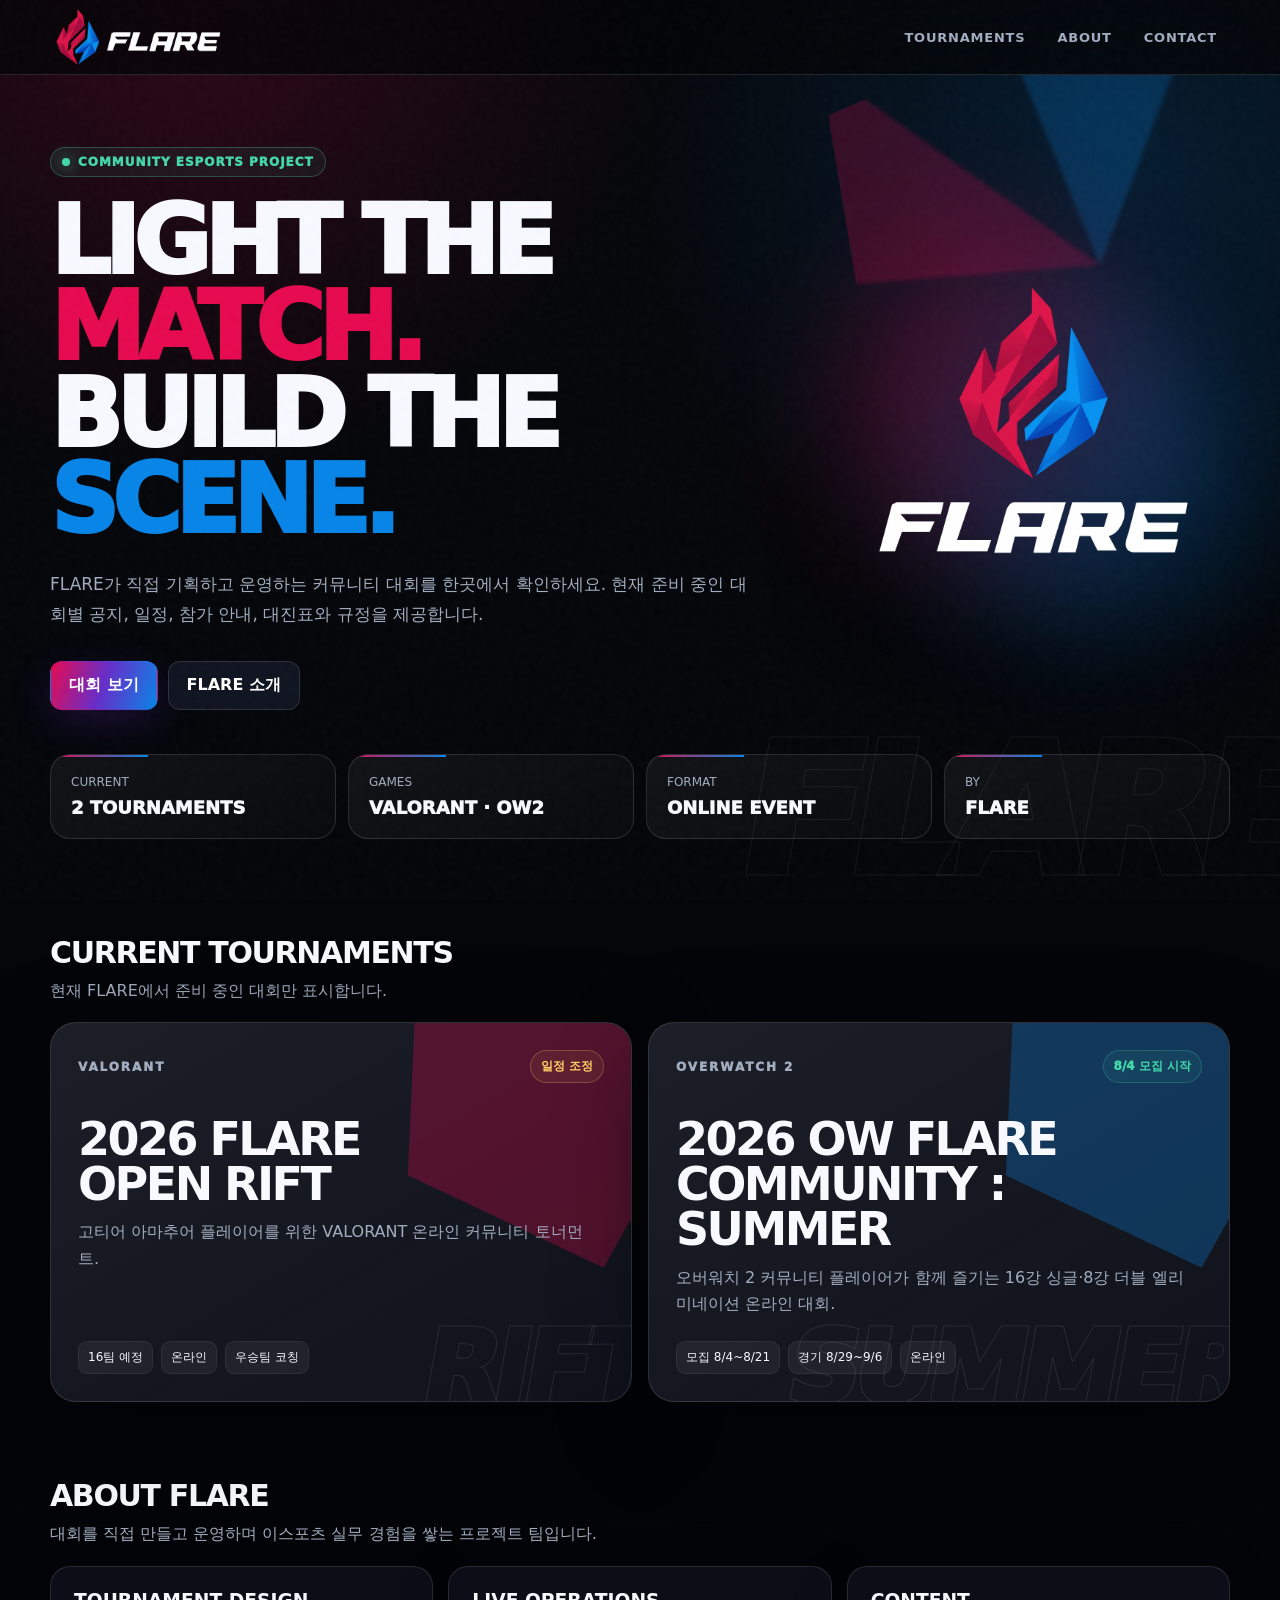
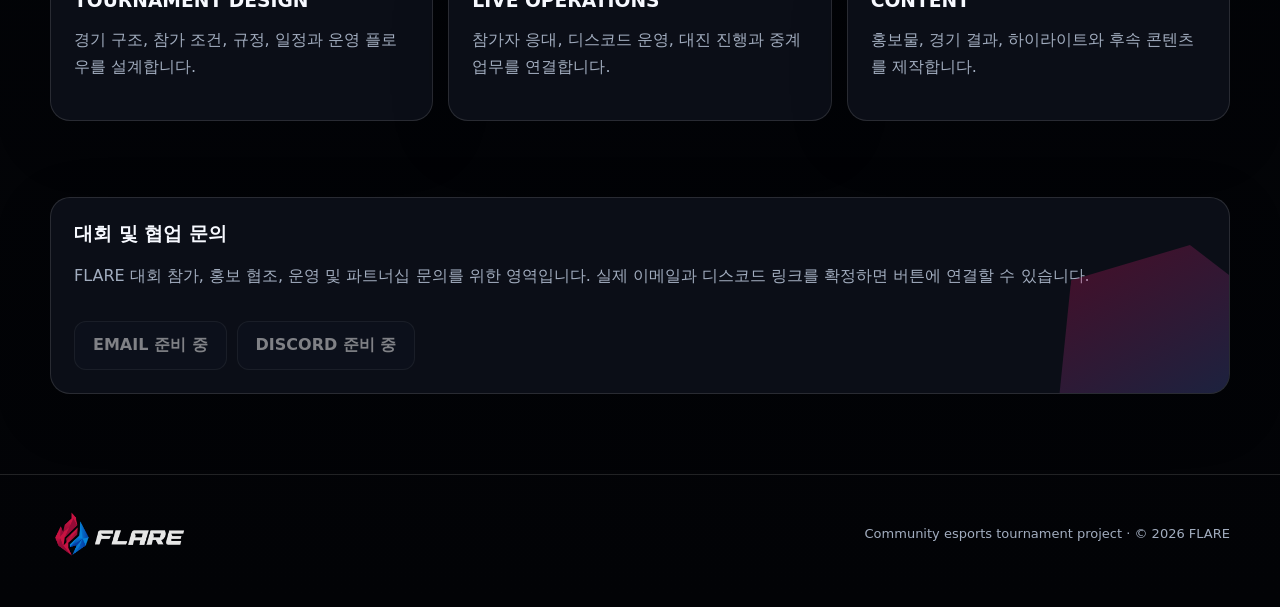
<file: index.html>
<!doctype html>
<html lang="ko">
<head>
  <meta charset="utf-8">
  <meta name="viewport" content="width=device-width, initial-scale=1">
  <meta name="description" content="FLARE 공식 대회 허브">
  <title>FLARE | Tournament Hub</title>
  <link rel="icon" href="assets/flare-logo-square.png">
  <link rel="stylesheet" href="assets/styles.css">
</head>
<body>

<header class="site-header">
  <div class="container header-inner">
    <a href="index.html" aria-label="FLARE 홈">
      <img class="brand-logo" src="assets/flare-logo-horizontal.png" alt="FLARE">
    </a>
    <button class="menu" data-menu aria-expanded="false" aria-label="메뉴 열기">MENU</button>
    <nav class="nav" data-nav aria-label="주요 메뉴">
      <a href="index.html#tournaments">TOURNAMENTS</a>
      <a href="index.html#about">ABOUT</a>
      <a href="index.html#contact">CONTACT</a>
    </nav>
  </div>
</header>

<section class="hero" data-word="FLARE">
  <div class="container hero-layout">
    <div class="hero-copy-block">
      <div class="eyebrow"><span class="dot"></span> COMMUNITY ESPORTS PROJECT</div>
      <h1>LIGHT THE <span class="pink">MATCH.</span><br>BUILD THE <span class="blue">SCENE.</span></h1>
      <p class="hero-copy">
        FLARE가 직접 기획하고 운영하는 커뮤니티 대회를 한곳에서 확인하세요.
        현재 준비 중인 대회별 공지, 일정, 참가 안내, 대진표와 규정을 제공합니다.
      </p>
      <div class="actions">
        <a class="btn primary" href="#tournaments">대회 보기</a>
        <a class="btn" href="#about">FLARE 소개</a>
      </div>
    </div>
    <div class="hero-logo-wrap">
      <img class="hero-logo" src="assets/flare-logo-square.png" alt="FLARE 로고">
    </div>
  </div>
  <div class="container">
    <div class="summary-grid">
      <div class="summary"><div class="label">CURRENT</div><div class="value">2 TOURNAMENTS</div></div>
      <div class="summary"><div class="label">GAMES</div><div class="value">VALORANT · OW2</div></div>
      <div class="summary"><div class="label">FORMAT</div><div class="value">ONLINE EVENT</div></div>
      <div class="summary"><div class="label">BY</div><div class="value">FLARE</div></div>
    </div>
  </div>
</section>

<main>
  <section class="section" id="tournaments">
    <div class="container">
      <div class="section-head">
        <div>
          <h2>CURRENT TOURNAMENTS</h2>
          <p>현재 FLARE에서 준비 중인 대회만 표시합니다.</p>
        </div>
      </div>

      <div class="tournament-grid">
        <a class="tournament" data-code="RIFT" href="tournaments/open-rift/index.html">
          <div>
            <div class="topline">
              <span class="game">VALORANT</span>
              <span class="pill delay">일정 조정</span>
            </div>
            <h3>2026 FLARE<br>OPEN RIFT</h3>
            <p>고티어 아마추어 플레이어를 위한 VALORANT 온라인 커뮤니티 토너먼트.</p>
          </div>
          <div class="chips">
            <span class="chip">16팀 예정</span>
            <span class="chip">온라인</span>
            <span class="chip">우승팀 코칭</span>
          </div>
        </a>

        <a class="tournament blue-card" data-code="SUMMER" href="tournaments/ow-summer/index.html">
          <div>
            <div class="topline">
              <span class="game">OVERWATCH 2</span>
              <span class="pill live">8/4 모집 시작</span>
            </div>
            <h3>2026 OW FLARE<br>COMMUNITY : SUMMER</h3>
            <p>오버워치 2 커뮤니티 플레이어가 함께 즐기는 16강 싱글·8강 더블 엘리미네이션 온라인 대회.</p>
          </div>
          <div class="chips">
            <span class="chip">모집 8/4~8/21</span>
            <span class="chip">경기 8/29~9/6</span>
            <span class="chip">온라인</span>
          </div>
        </a>
      </div>
    </div>
  </section>

  <section class="section" id="about">
    <div class="container">
      <div class="section-head">
        <div>
          <h2>ABOUT FLARE</h2>
          <p>대회를 직접 만들고 운영하며 이스포츠 실무 경험을 쌓는 프로젝트 팀입니다.</p>
        </div>
      </div>
      <div class="grid3">
        <article class="card"><h3>TOURNAMENT DESIGN</h3><p class="muted">경기 구조, 참가 조건, 규정, 일정과 운영 플로우를 설계합니다.</p></article>
        <article class="card"><h3>LIVE OPERATIONS</h3><p class="muted">참가자 응대, 디스코드 운영, 대진 진행과 중계 업무를 연결합니다.</p></article>
        <article class="card"><h3>CONTENT</h3><p class="muted">홍보물, 경기 결과, 하이라이트와 후속 콘텐츠를 제작합니다.</p></article>
      </div>
    </div>
  </section>

  <section class="section" id="contact">
    <div class="container">
      <div class="card contact-card">
        <h3>대회 및 협업 문의</h3>
        <p class="muted">
          FLARE 대회 참가, 홍보 협조, 운영 및 파트너십 문의를 위한 영역입니다.
          실제 이메일과 디스코드 링크를 확정하면 버튼에 연결할 수 있습니다.
        </p>
        <div class="actions">
          <a class="btn disabled" href="#">EMAIL 준비 중</a>
          <a class="btn disabled" href="#">DISCORD 준비 중</a>
        </div>
      </div>
    </div>
  </section>
</main>

<footer class="footer">
  <div class="container footer-inner">
    <img class="footer-logo" src="assets/flare-logo-horizontal.png" alt="FLARE">
    <div>Community esports tournament project · © 2026 FLARE</div>
  </div>
</footer>

<script src="assets/app.js"></script>
</body>
</html>
</file>
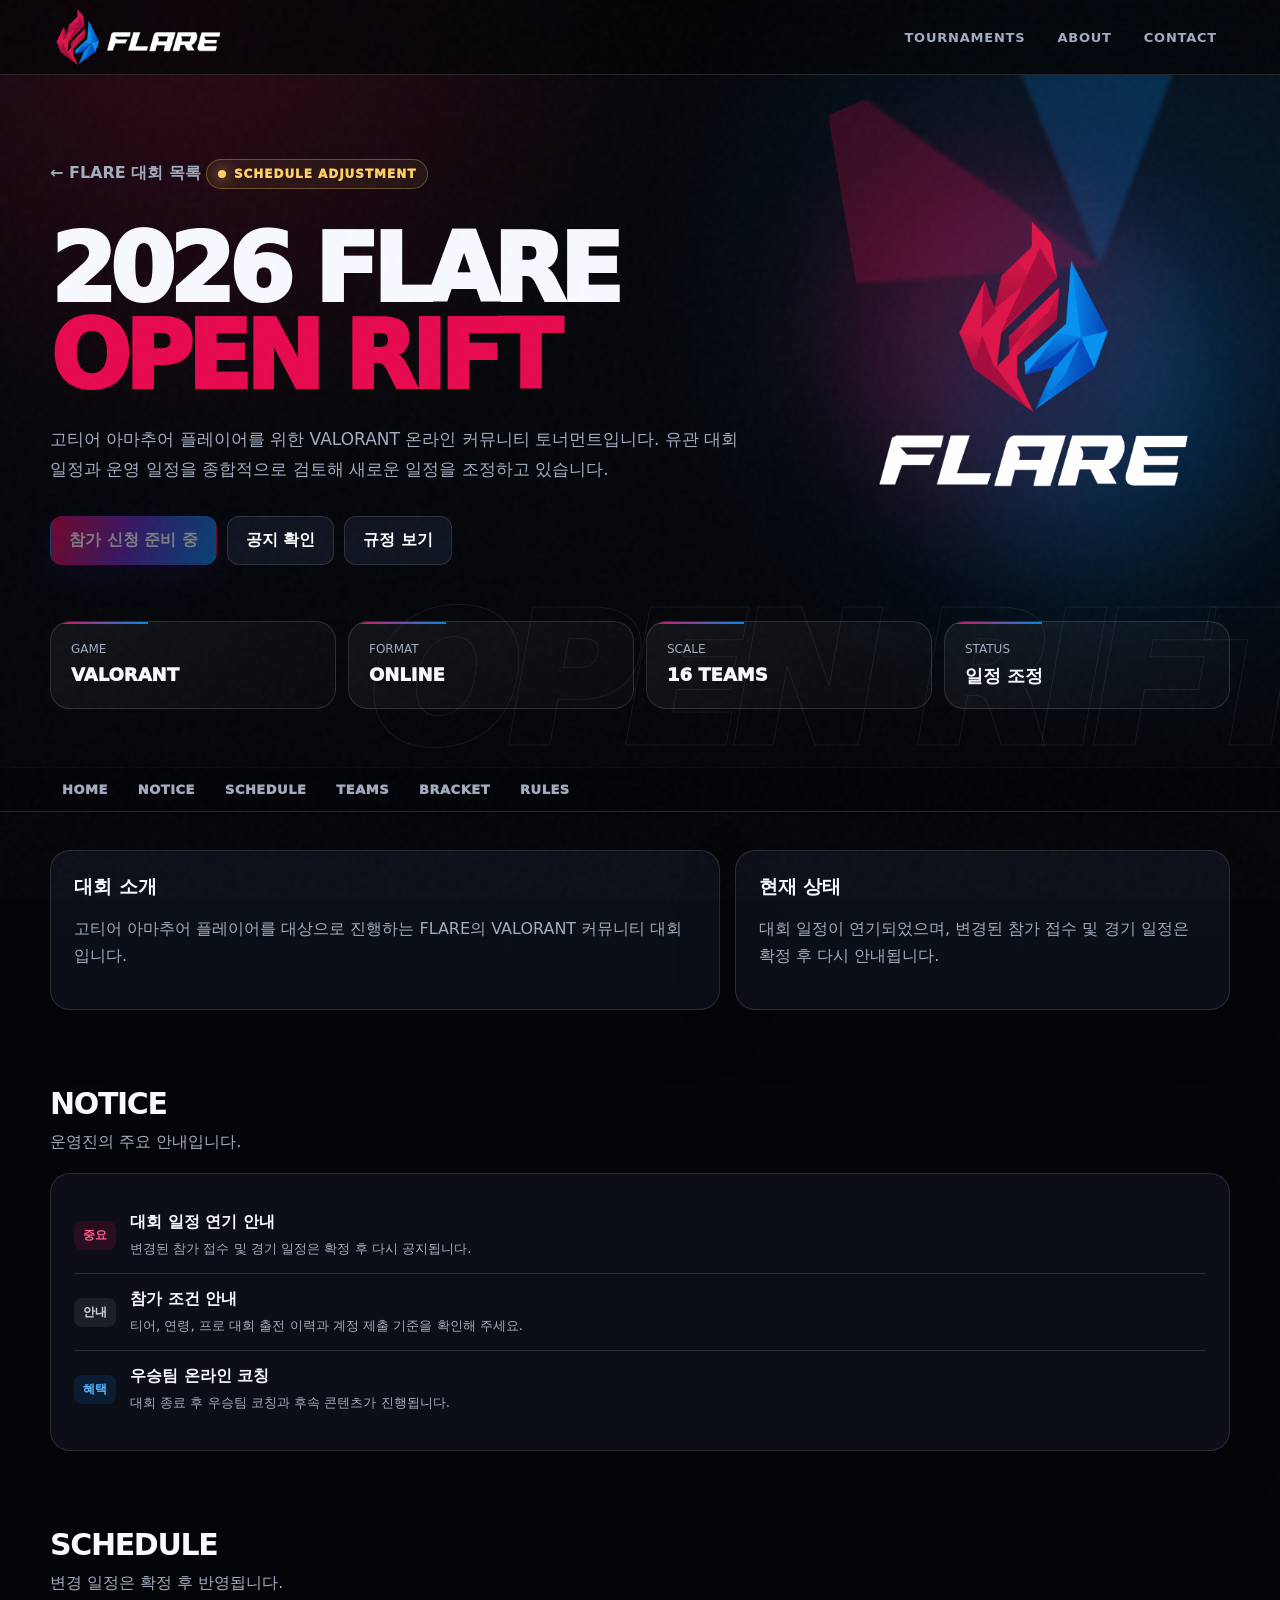
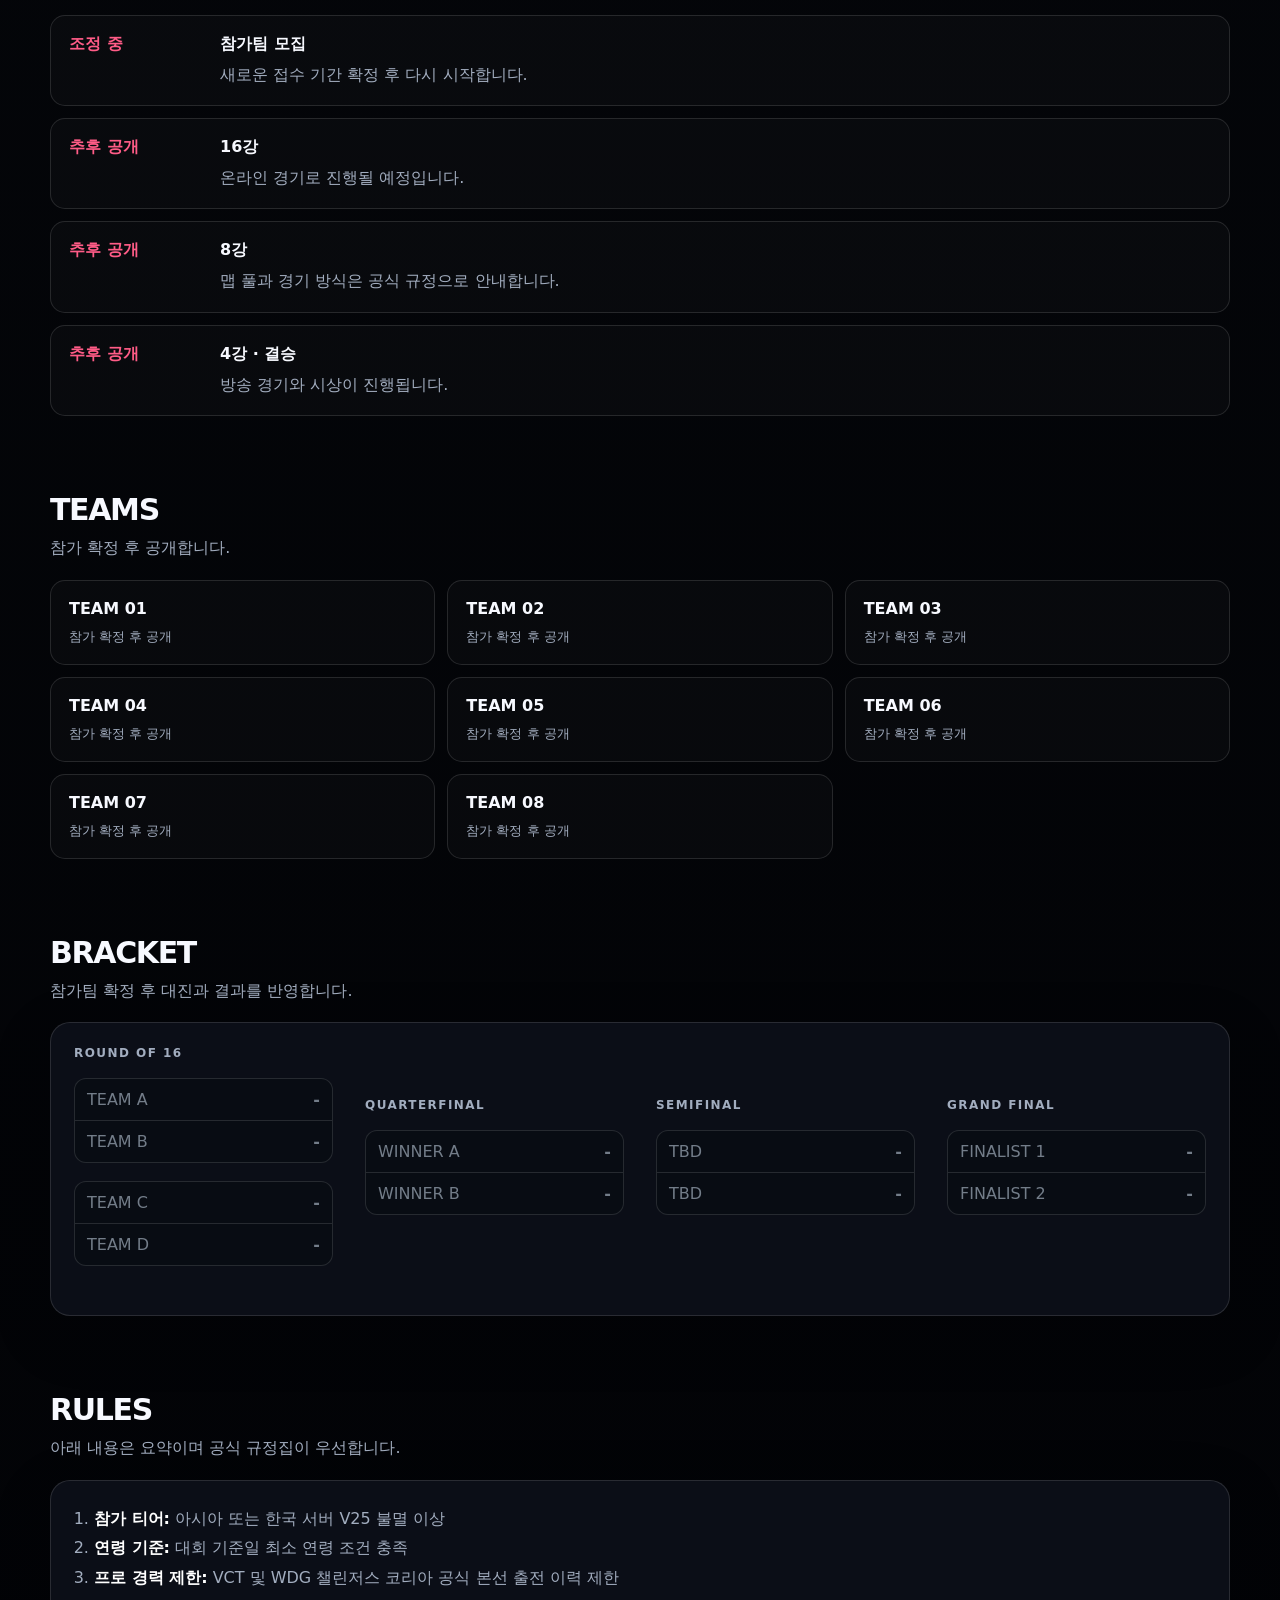
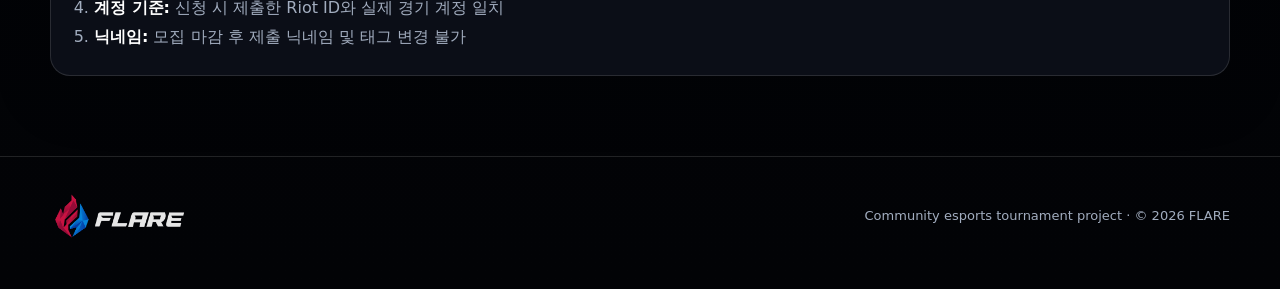
<file: tournaments/open-rift/index.html>
<!doctype html>
<html lang="ko">
<head>
  <meta charset="utf-8">
  <meta name="viewport" content="width=device-width, initial-scale=1">
  <meta name="description" content="2026 FLARE OPEN RIFT 공식 대회 페이지">
  <title>2026 FLARE OPEN RIFT | FLARE</title>
  <link rel="icon" href="../../assets/flare-logo-square.png">
  <link rel="stylesheet" href="../../assets/styles.css">
</head>
<body>

<header class="site-header">
  <div class="container header-inner">
    <a href="../../index.html" aria-label="FLARE 홈">
      <img class="brand-logo" src="../../assets/flare-logo-horizontal.png" alt="FLARE">
    </a>
    <button class="menu" data-menu aria-expanded="false" aria-label="메뉴 열기">MENU</button>
    <nav class="nav" data-nav aria-label="주요 메뉴">
      <a href="../../index.html#tournaments">TOURNAMENTS</a>
      <a href="../../index.html#about">ABOUT</a>
      <a href="../../index.html#contact">CONTACT</a>
    </nav>
  </div>
</header>

<section class="hero" data-word="OPEN RIFT">
  <div class="container hero-layout">
    <div class="hero-copy-block">
      <a class="back" href="../../index.html#tournaments">← FLARE 대회 목록</a>
      <div class="eyebrow warning"><span class="dot"></span> SCHEDULE ADJUSTMENT</div>
      <h1>2026 FLARE<br><span class="pink">OPEN RIFT</span></h1>
      <p class="hero-copy">
        고티어 아마추어 플레이어를 위한 VALORANT 온라인 커뮤니티 토너먼트입니다.
        유관 대회 일정과 운영 일정을 종합적으로 검토해 새로운 일정을 조정하고 있습니다.
      </p>
      <div class="actions">
        <a class="btn primary disabled" href="#">참가 신청 준비 중</a>
        <a class="btn" href="#notice">공지 확인</a>
        <a class="btn" href="#rules">규정 보기</a>
      </div>
    </div>
    <div class="hero-logo-wrap">
      <img class="hero-logo" src="../../assets/flare-logo-square.png" alt="FLARE 로고">
    </div>
  </div>
  <div class="container">
    <div class="summary-grid">
      <div class="summary"><div class="label">GAME</div><div class="value">VALORANT</div></div>
      <div class="summary"><div class="label">FORMAT</div><div class="value">ONLINE</div></div>
      <div class="summary"><div class="label">SCALE</div><div class="value">16 TEAMS</div></div>
      <div class="summary"><div class="label">STATUS</div><div class="value">일정 조정</div></div>
    </div>
  </div>
</section>

<nav class="detail-nav">
  <div class="container">
    <a href="#overview">HOME</a>
    <a href="#notice">NOTICE</a>
    <a href="#schedule">SCHEDULE</a>
    <a href="#teams">TEAMS</a>
    <a href="#bracket">BRACKET</a>
    <a href="#rules">RULES</a>
  </div>
</nav>

<main>
  <section class="section" id="overview">
    <div class="container grid2">
      <div class="card"><h3>대회 소개</h3><p class="muted">고티어 아마추어 플레이어를 대상으로 진행하는 FLARE의 VALORANT 커뮤니티 대회입니다.</p></div>
      <div class="card"><h3>현재 상태</h3><p class="muted">대회 일정이 연기되었으며, 변경된 참가 접수 및 경기 일정은 확정 후 다시 안내됩니다.</p></div>
    </div>
  </section>

  <section class="section" id="notice">
    <div class="container">
      <div class="section-head"><div><h2>NOTICE</h2><p>운영진의 주요 안내입니다.</p></div></div>
      <div class="card">
        <div class="notice"><span class="badge">중요</span><div><strong>대회 일정 연기 안내</strong><small>변경된 참가 접수 및 경기 일정은 확정 후 다시 공지됩니다.</small></div></div>
        <div class="notice"><span class="badge gray">안내</span><div><strong>참가 조건 안내</strong><small>티어, 연령, 프로 대회 출전 이력과 계정 제출 기준을 확인해 주세요.</small></div></div>
        <div class="notice"><span class="badge blue">혜택</span><div><strong>우승팀 온라인 코칭</strong><small>대회 종료 후 우승팀 코칭과 후속 콘텐츠가 진행됩니다.</small></div></div>
      </div>
    </div>
  </section>

  <section class="section" id="schedule">
    <div class="container">
      <div class="section-head"><div><h2>SCHEDULE</h2><p>변경 일정은 확정 후 반영됩니다.</p></div></div>
      <div class="timeline">
        <div class="timeline-item"><div class="timeline-date">조정 중</div><div><h4>참가팀 모집</h4><p>새로운 접수 기간 확정 후 다시 시작합니다.</p></div></div>
        <div class="timeline-item"><div class="timeline-date">추후 공개</div><div><h4>16강</h4><p>온라인 경기로 진행될 예정입니다.</p></div></div>
        <div class="timeline-item"><div class="timeline-date">추후 공개</div><div><h4>8강</h4><p>맵 풀과 경기 방식은 공식 규정으로 안내합니다.</p></div></div>
        <div class="timeline-item"><div class="timeline-date">추후 공개</div><div><h4>4강 · 결승</h4><p>방송 경기와 시상이 진행됩니다.</p></div></div>
      </div>
    </div>
  </section>

  <section class="section" id="teams">
    <div class="container">
      <div class="section-head"><div><h2>TEAMS</h2><p>참가 확정 후 공개합니다.</p></div></div>
      <div class="team-grid"><div class="team-card"><strong>TEAM 01</strong><span>참가 확정 후 공개</span></div><div class="team-card"><strong>TEAM 02</strong><span>참가 확정 후 공개</span></div><div class="team-card"><strong>TEAM 03</strong><span>참가 확정 후 공개</span></div><div class="team-card"><strong>TEAM 04</strong><span>참가 확정 후 공개</span></div><div class="team-card"><strong>TEAM 05</strong><span>참가 확정 후 공개</span></div><div class="team-card"><strong>TEAM 06</strong><span>참가 확정 후 공개</span></div><div class="team-card"><strong>TEAM 07</strong><span>참가 확정 후 공개</span></div><div class="team-card"><strong>TEAM 08</strong><span>참가 확정 후 공개</span></div></div>
    </div>
  </section>

  <section class="section" id="bracket">
    <div class="container">
      <div class="section-head"><div><h2>BRACKET</h2><p>참가팀 확정 후 대진과 결과를 반영합니다.</p></div></div>
      
<div class="card bracket-wrap">
  <div class="bracket">
    <div class="round">
      <h3>ROUND OF 16</h3>
      <div class="match"><div class="match-row">TEAM A <b>-</b></div><div class="match-row">TEAM B <b>-</b></div></div>
      <div class="match"><div class="match-row">TEAM C <b>-</b></div><div class="match-row">TEAM D <b>-</b></div></div>
    </div>
    <div class="round">
      <h3>QUARTERFINAL</h3>
      <div class="match"><div class="match-row">WINNER A <b>-</b></div><div class="match-row">WINNER B <b>-</b></div></div>
    </div>
    <div class="round">
      <h3>SEMIFINAL</h3>
      <div class="match"><div class="match-row">TBD <b>-</b></div><div class="match-row">TBD <b>-</b></div></div>
    </div>
    <div class="round">
      <h3>GRAND FINAL</h3>
      <div class="match"><div class="match-row">FINALIST 1 <b>-</b></div><div class="match-row">FINALIST 2 <b>-</b></div></div>
    </div>
  </div>
</div>

    </div>
  </section>

  <section class="section" id="rules">
    <div class="container">
      <div class="section-head"><div><h2>RULES</h2><p>아래 내용은 요약이며 공식 규정집이 우선합니다.</p></div></div>
      <div class="card">
        <ol class="rule-list">
          <li><strong>참가 티어:</strong> 아시아 또는 한국 서버 V25 불멸 이상</li>
          <li><strong>연령 기준:</strong> 대회 기준일 최소 연령 조건 충족</li>
          <li><strong>프로 경력 제한:</strong> VCT 및 WDG 챌린저스 코리아 공식 본선 출전 이력 제한</li>
          <li><strong>계정 기준:</strong> 신청 시 제출한 Riot ID와 실제 경기 계정 일치</li>
          <li><strong>닉네임:</strong> 모집 마감 후 제출 닉네임 및 태그 변경 불가</li>
        </ol>
      </div>
    </div>
  </section>
</main>

<footer class="footer">
  <div class="container footer-inner">
    <img class="footer-logo" src="../../assets/flare-logo-horizontal.png" alt="FLARE">
    <div>Community esports tournament project · © 2026 FLARE</div>
  </div>
</footer>

<script src="../../assets/app.js"></script>
</body>
</html>
</file>
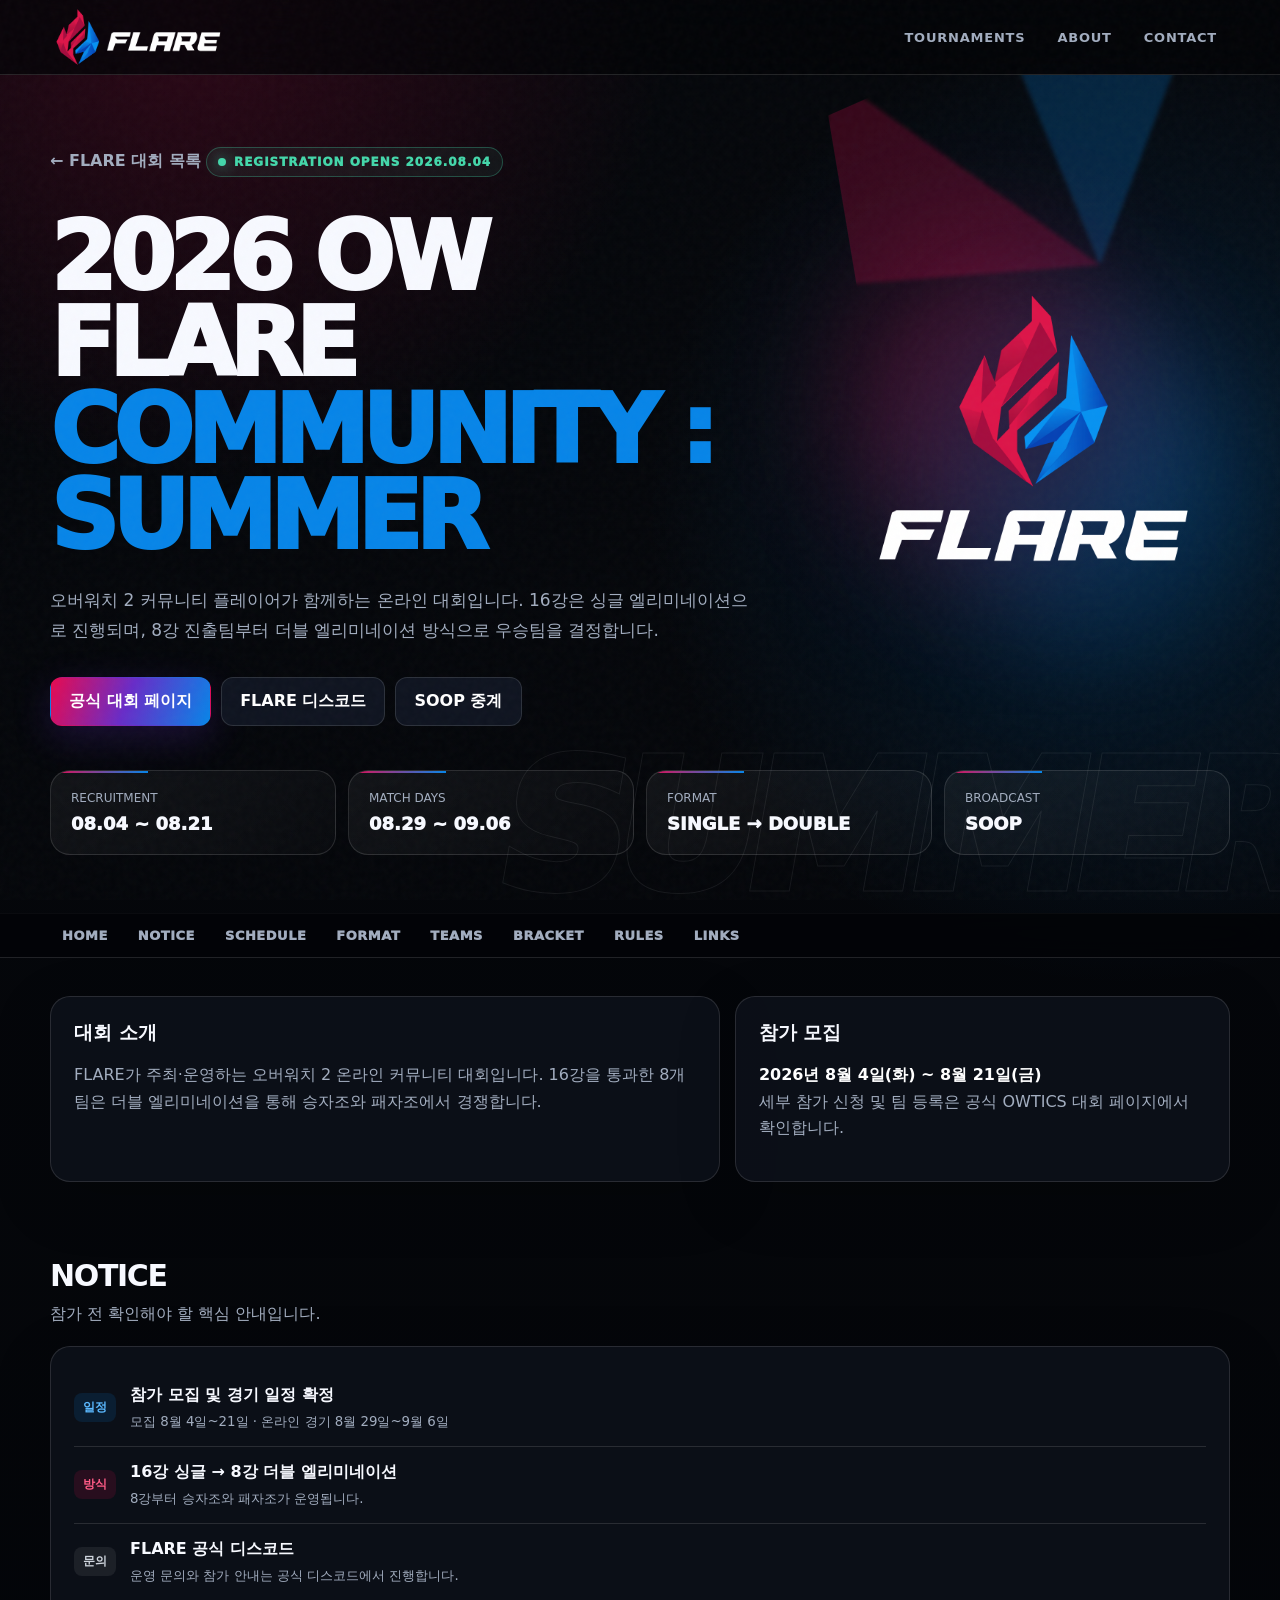
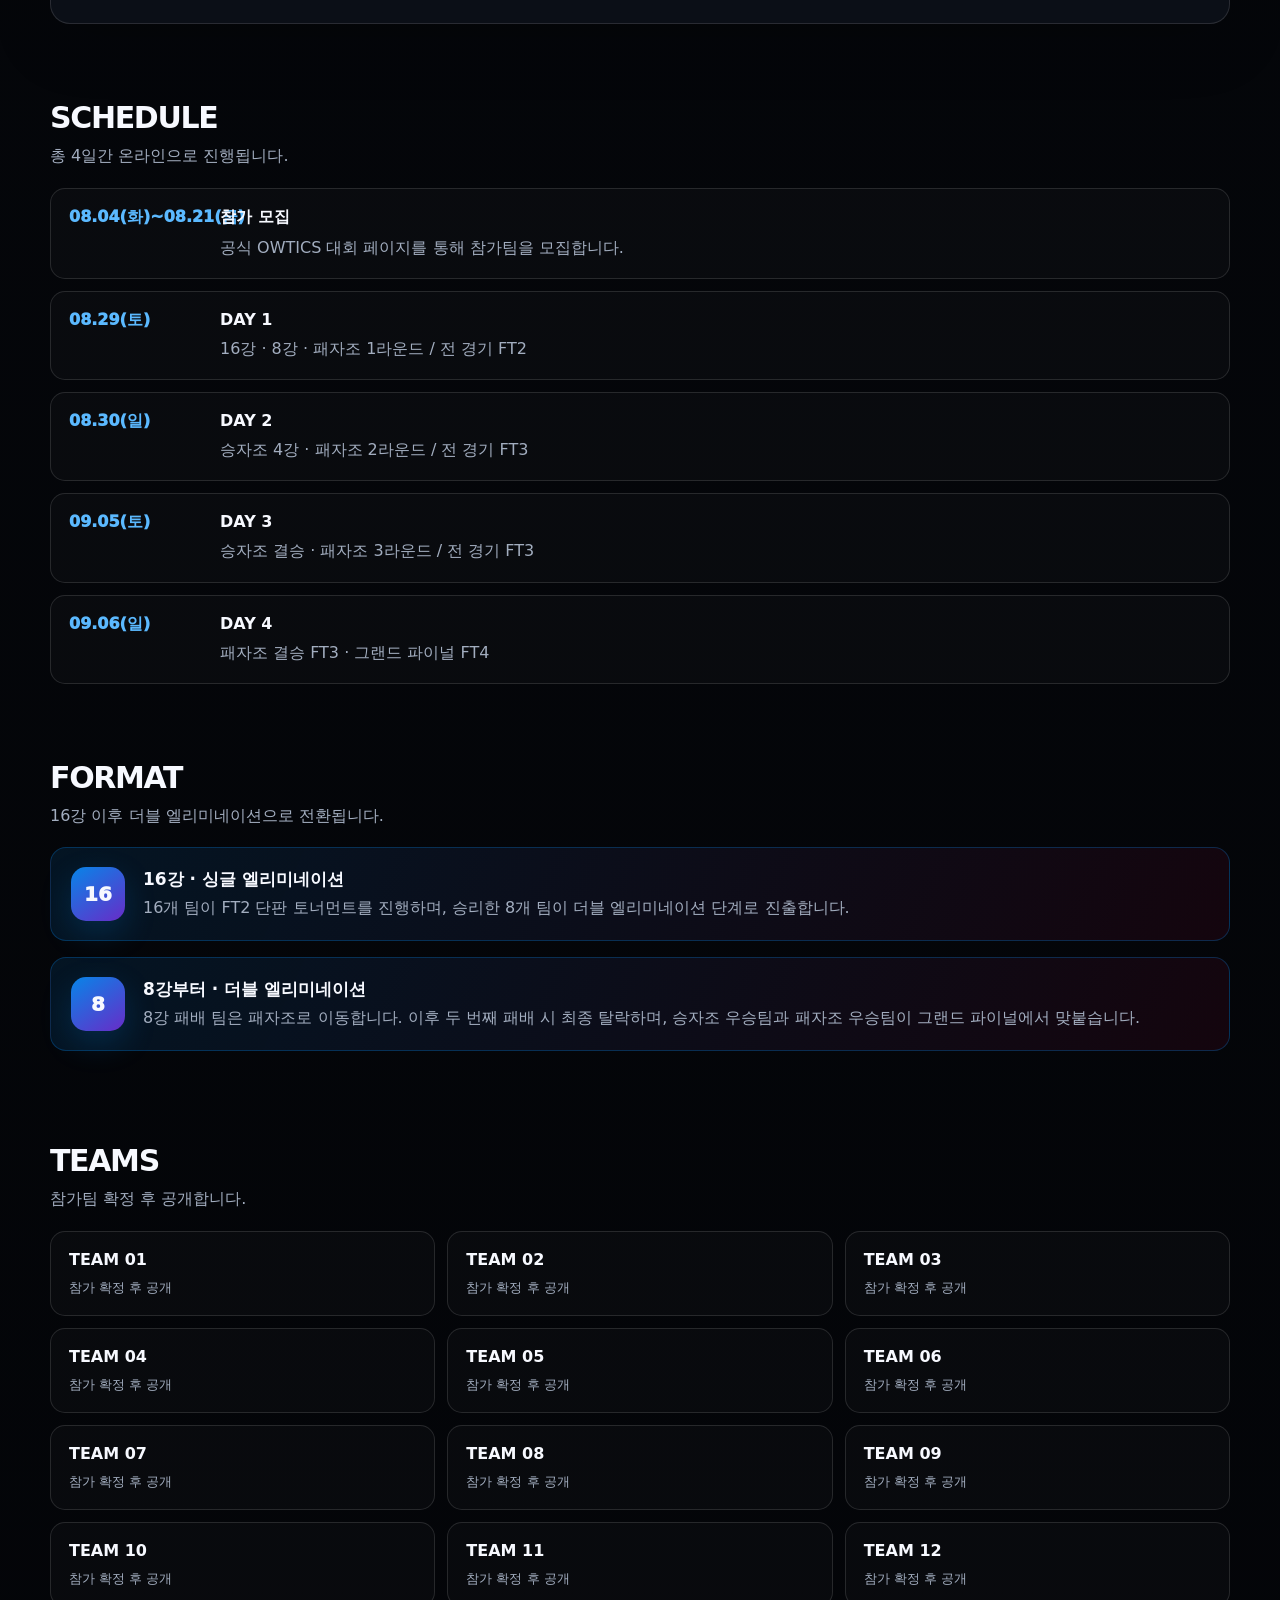
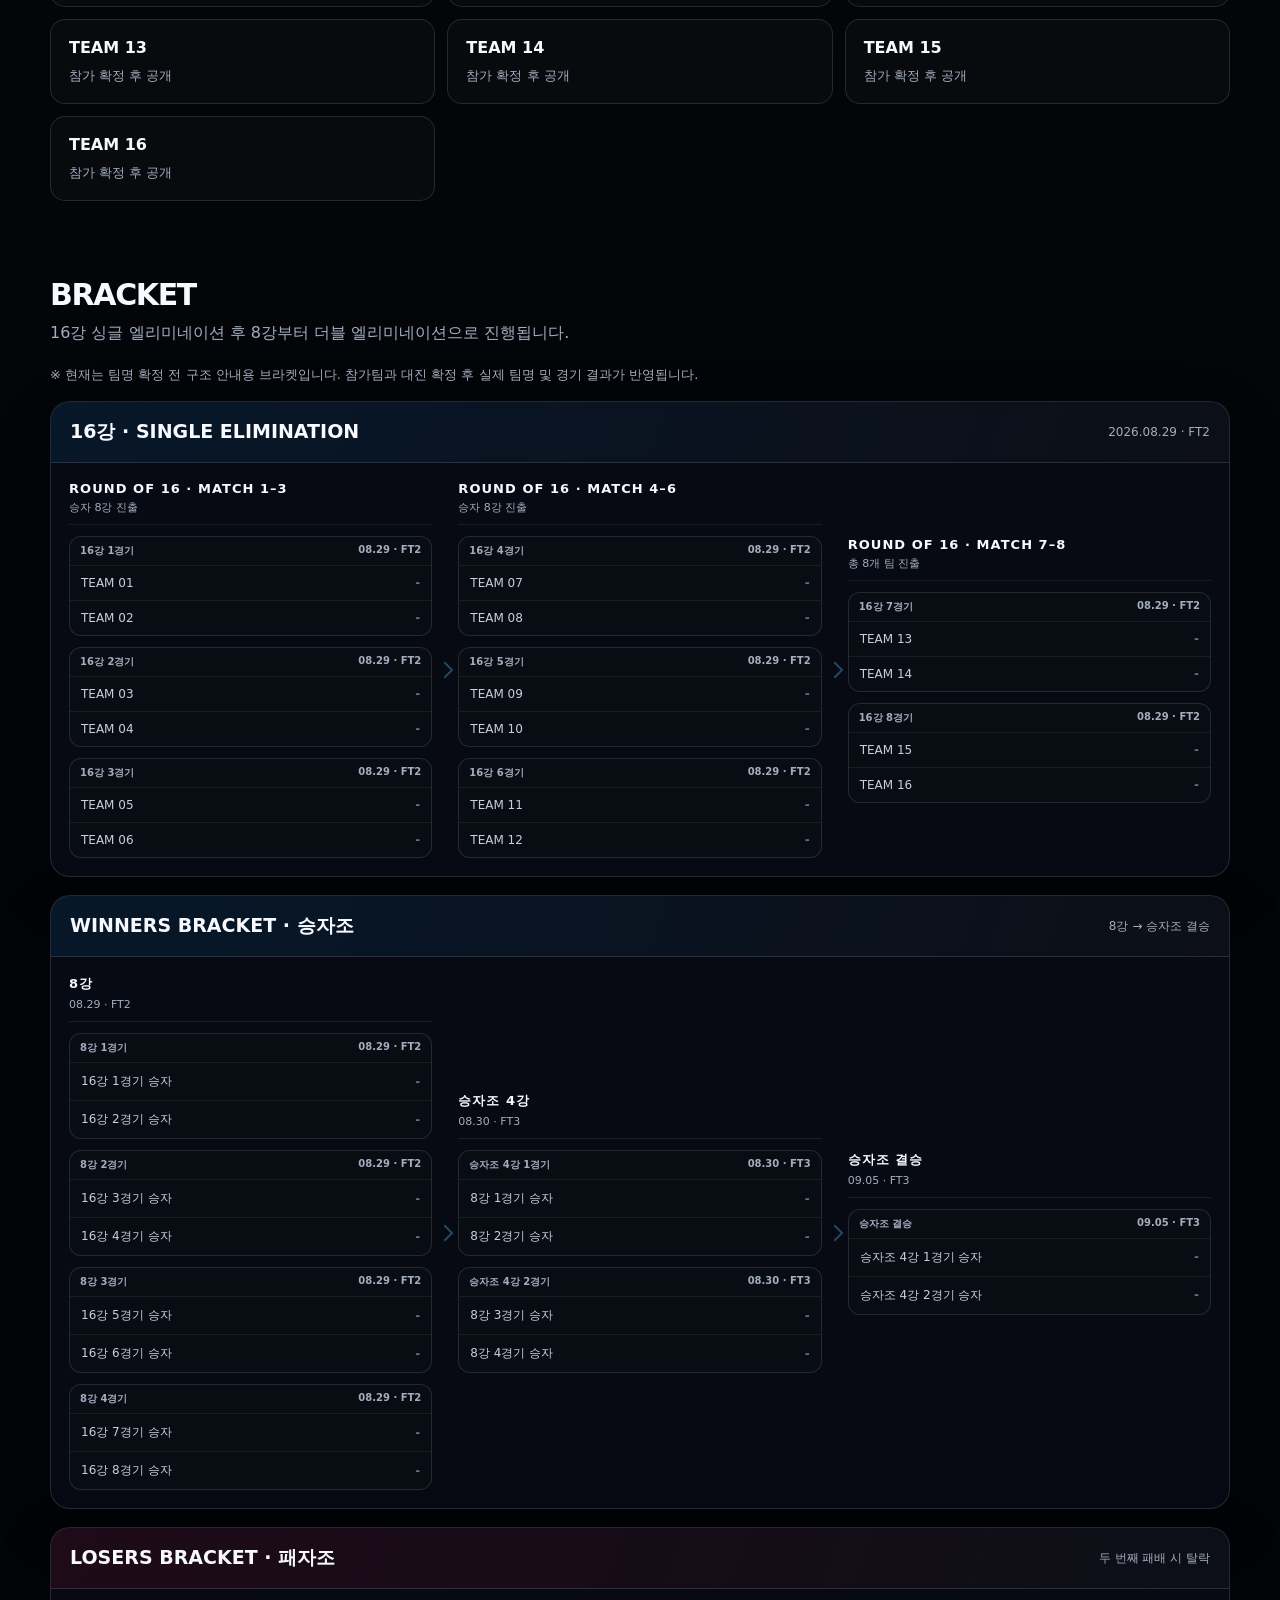
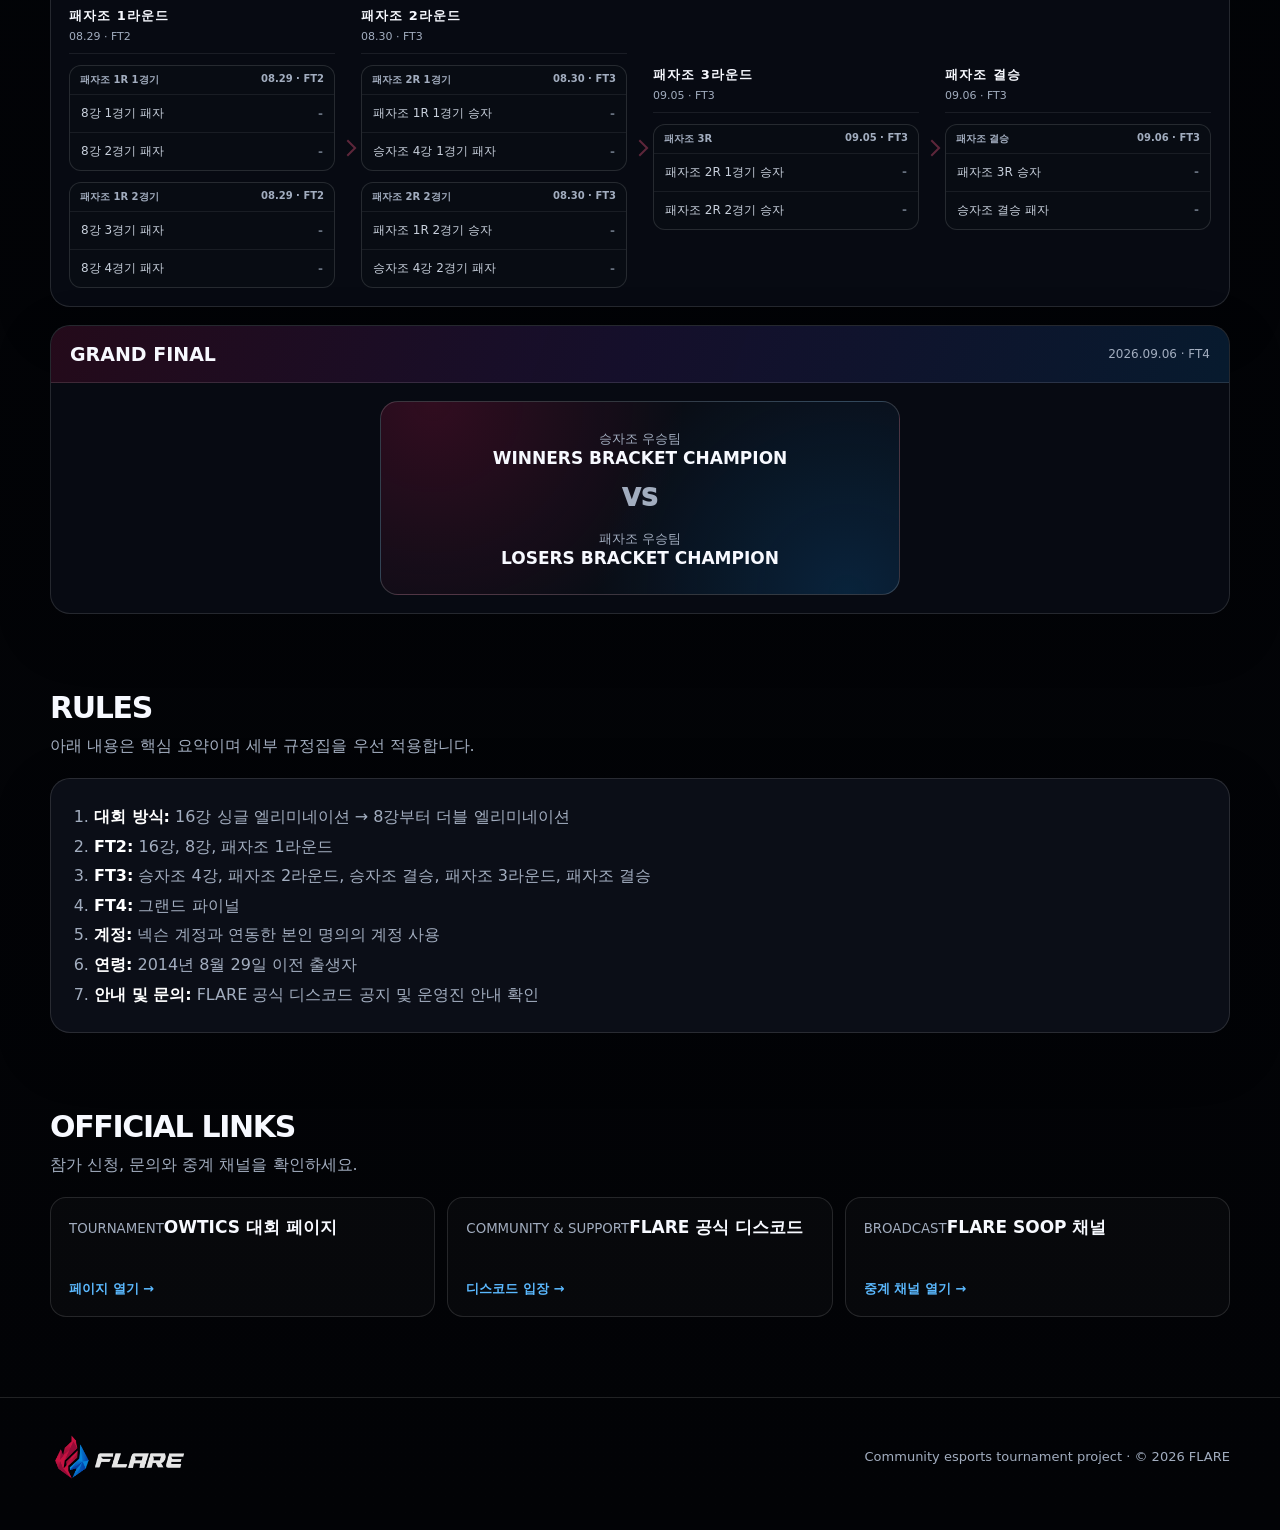
<file: tournaments/ow-summer/index.html>
<!doctype html>
<html lang="ko">
<head>
  <meta charset="utf-8">
  <meta name="viewport" content="width=device-width, initial-scale=1">
  <meta name="description" content="2026 OW FLARE COMMUNITY : SUMMER 공식 대회 페이지">
  <title>2026 OW FLARE COMMUNITY : SUMMER | FLARE</title>
  <link rel="icon" href="../../assets/flare-logo-square.png">
  <link rel="stylesheet" href="../../assets/styles.css">
</head>
<body class="blue-theme">
<header class="site-header">
  <div class="container header-inner">
    <a href="../../index.html" aria-label="FLARE 홈"><img class="brand-logo" src="../../assets/flare-logo-horizontal.png" alt="FLARE"></a>
    <button class="menu" data-menu aria-expanded="false" aria-label="메뉴 열기">MENU</button>
    <nav class="nav" data-nav aria-label="주요 메뉴">
      <a href="../../index.html#tournaments">TOURNAMENTS</a><a href="../../index.html#about">ABOUT</a><a href="../../index.html#contact">CONTACT</a>
    </nav>
  </div>
</header>

<section class="hero" data-word="SUMMER">
  <div class="container hero-layout">
    <div class="hero-copy-block">
      <a class="back" href="../../index.html#tournaments">← FLARE 대회 목록</a>
      <div class="eyebrow"><span class="dot"></span> REGISTRATION OPENS 2026.08.04</div>
      <h1>2026 OW FLARE<br><span class="blue">COMMUNITY : SUMMER</span></h1>
      <p class="hero-copy">오버워치 2 커뮤니티 플레이어가 함께하는 온라인 대회입니다. 16강은 싱글 엘리미네이션으로 진행되며, 8강 진출팀부터 더블 엘리미네이션 방식으로 우승팀을 결정합니다.</p>
      <div class="actions">
        <a class="btn primary" href="https://owtics.gg/ko-KR/esports/tournament/2026-ow-flare-community-summer" target="_blank" rel="noopener noreferrer">공식 대회 페이지</a>
        <a class="btn" href="https://discord.com/invite/k5AeDVB47b" target="_blank" rel="noopener noreferrer">FLARE 디스코드</a>
        <a class="btn" href="https://www.sooplive.com/station/flaregg" target="_blank" rel="noopener noreferrer">SOOP 중계</a>
      </div>
    </div>
    <div class="hero-logo-wrap"><img class="hero-logo" src="../../assets/flare-logo-square.png" alt="FLARE 로고"></div>
  </div>
  <div class="container">
    <div class="summary-grid">
      <div class="summary"><div class="label">RECRUITMENT</div><div class="value">08.04 ~ 08.21</div></div>
      <div class="summary"><div class="label">MATCH DAYS</div><div class="value">08.29 ~ 09.06</div></div>
      <div class="summary"><div class="label">FORMAT</div><div class="value">SINGLE → DOUBLE</div></div>
      <div class="summary"><div class="label">BROADCAST</div><div class="value">SOOP</div></div>
    </div>
  </div>
</section>

<nav class="detail-nav"><div class="container"><a href="#overview">HOME</a><a href="#notice">NOTICE</a><a href="#schedule">SCHEDULE</a><a href="#format">FORMAT</a><a href="#teams">TEAMS</a><a href="#bracket">BRACKET</a><a href="#rules">RULES</a><a href="#links">LINKS</a></div></nav>

<main>
  <section class="section" id="overview"><div class="container grid2">
    <div class="card"><h3>대회 소개</h3><p class="muted">FLARE가 주최·운영하는 오버워치 2 온라인 커뮤니티 대회입니다. 16강을 통과한 8개 팀은 더블 엘리미네이션을 통해 승자조와 패자조에서 경쟁합니다.</p></div>
    <div class="card"><h3>참가 모집</h3><p class="muted"><strong style="color:#fff">2026년 8월 4일(화) ~ 8월 21일(금)</strong><br>세부 참가 신청 및 팀 등록은 공식 OWTICS 대회 페이지에서 확인합니다.</p></div>
  </div></section>

  <section class="section" id="notice"><div class="container">
    <div class="section-head"><div><h2>NOTICE</h2><p>참가 전 확인해야 할 핵심 안내입니다.</p></div></div>
    <div class="card">
      <div class="notice"><span class="badge blue">일정</span><div><strong>참가 모집 및 경기 일정 확정</strong><small>모집 8월 4일~21일 · 온라인 경기 8월 29일~9월 6일</small></div></div>
      <div class="notice"><span class="badge">방식</span><div><strong>16강 싱글 → 8강 더블 엘리미네이션</strong><small>8강부터 승자조와 패자조가 운영됩니다.</small></div></div>
      <div class="notice"><span class="badge gray">문의</span><div><strong>FLARE 공식 디스코드</strong><small>운영 문의와 참가 안내는 공식 디스코드에서 진행합니다.</small></div></div>
    </div>
  </div></section>

  <section class="section" id="schedule"><div class="container">
    <div class="section-head"><div><h2>SCHEDULE</h2><p>총 4일간 온라인으로 진행됩니다.</p></div></div>
    <div class="timeline">
      <div class="timeline-item"><div class="timeline-date">08.04(화)~08.21(금)</div><div><h4>참가 모집</h4><p>공식 OWTICS 대회 페이지를 통해 참가팀을 모집합니다.</p></div></div>
      <div class="timeline-item"><div class="timeline-date">08.29(토)</div><div><h4>DAY 1</h4><p>16강 · 8강 · 패자조 1라운드 / 전 경기 FT2</p></div></div>
      <div class="timeline-item"><div class="timeline-date">08.30(일)</div><div><h4>DAY 2</h4><p>승자조 4강 · 패자조 2라운드 / 전 경기 FT3</p></div></div>
      <div class="timeline-item"><div class="timeline-date">09.05(토)</div><div><h4>DAY 3</h4><p>승자조 결승 · 패자조 3라운드 / 전 경기 FT3</p></div></div>
      <div class="timeline-item"><div class="timeline-date">09.06(일)</div><div><h4>DAY 4</h4><p>패자조 결승 FT3 · 그랜드 파이널 FT4</p></div></div>
    </div>
  </div></section>

  <section class="section" id="format"><div class="container">
    <div class="section-head"><div><h2>FORMAT</h2><p>16강 이후 더블 엘리미네이션으로 전환됩니다.</p></div></div>
    <div class="format-banner"><div class="format-number">16</div><div><strong>16강 · 싱글 엘리미네이션</strong><p>16개 팀이 FT2 단판 토너먼트를 진행하며, 승리한 8개 팀이 더블 엘리미네이션 단계로 진출합니다.</p></div></div>
    <div class="format-banner"><div class="format-number">8</div><div><strong>8강부터 · 더블 엘리미네이션</strong><p>8강 패배 팀은 패자조로 이동합니다. 이후 두 번째 패배 시 최종 탈락하며, 승자조 우승팀과 패자조 우승팀이 그랜드 파이널에서 맞붙습니다.</p></div></div>
  </div></section>

  <section class="section" id="teams"><div class="container">
    <div class="section-head"><div><h2>TEAMS</h2><p>참가팀 확정 후 공개합니다.</p></div></div>
    <div class="team-grid"><div class="team-card"><strong>TEAM 01</strong><span>참가 확정 후 공개</span></div><div class="team-card"><strong>TEAM 02</strong><span>참가 확정 후 공개</span></div><div class="team-card"><strong>TEAM 03</strong><span>참가 확정 후 공개</span></div><div class="team-card"><strong>TEAM 04</strong><span>참가 확정 후 공개</span></div><div class="team-card"><strong>TEAM 05</strong><span>참가 확정 후 공개</span></div><div class="team-card"><strong>TEAM 06</strong><span>참가 확정 후 공개</span></div><div class="team-card"><strong>TEAM 07</strong><span>참가 확정 후 공개</span></div><div class="team-card"><strong>TEAM 08</strong><span>참가 확정 후 공개</span></div><div class="team-card"><strong>TEAM 09</strong><span>참가 확정 후 공개</span></div><div class="team-card"><strong>TEAM 10</strong><span>참가 확정 후 공개</span></div><div class="team-card"><strong>TEAM 11</strong><span>참가 확정 후 공개</span></div><div class="team-card"><strong>TEAM 12</strong><span>참가 확정 후 공개</span></div><div class="team-card"><strong>TEAM 13</strong><span>참가 확정 후 공개</span></div><div class="team-card"><strong>TEAM 14</strong><span>참가 확정 후 공개</span></div><div class="team-card"><strong>TEAM 15</strong><span>참가 확정 후 공개</span></div><div class="team-card"><strong>TEAM 16</strong><span>참가 확정 후 공개</span></div></div>
  </div></section>

  <section class="section" id="bracket"><div class="container">
    <div class="section-head"><div><h2>BRACKET</h2><p>16강 싱글 엘리미네이션 후 8강부터 더블 엘리미네이션으로 진행됩니다.</p></div></div>
    <p class="bracket-note">※ 현재는 팀명 확정 전 구조 안내용 브라켓입니다. 참가팀과 대진 확정 후 실제 팀명 및 경기 결과가 반영됩니다.</p>

    <div class="bracket-stage">
      <div class="bracket-stage-head"><h3>16강 · SINGLE ELIMINATION</h3><span>2026.08.29 · FT2</span></div>
      <div class="bracket-scroll"><div class="bracket-columns sixteen">
        <div class="bracket-round"><div class="bracket-round-title"><strong>ROUND OF 16 · MATCH 1–3</strong><small>승자 8강 진출</small></div><div class="bracket-matches"><div class="bracket-match"><div class="bracket-match-meta"><span>16강 1경기</span><span>08.29 · FT2</span></div><div class="bracket-team"><span>TEAM 01</span><b>-</b></div><div class="bracket-team"><span>TEAM 02</span><b>-</b></div></div><div class="bracket-match"><div class="bracket-match-meta"><span>16강 2경기</span><span>08.29 · FT2</span></div><div class="bracket-team"><span>TEAM 03</span><b>-</b></div><div class="bracket-team"><span>TEAM 04</span><b>-</b></div></div><div class="bracket-match"><div class="bracket-match-meta"><span>16강 3경기</span><span>08.29 · FT2</span></div><div class="bracket-team"><span>TEAM 05</span><b>-</b></div><div class="bracket-team"><span>TEAM 06</span><b>-</b></div></div></div><span class="bracket-arrow"></span></div>
        <div class="bracket-round"><div class="bracket-round-title"><strong>ROUND OF 16 · MATCH 4–6</strong><small>승자 8강 진출</small></div><div class="bracket-matches"><div class="bracket-match"><div class="bracket-match-meta"><span>16강 4경기</span><span>08.29 · FT2</span></div><div class="bracket-team"><span>TEAM 07</span><b>-</b></div><div class="bracket-team"><span>TEAM 08</span><b>-</b></div></div><div class="bracket-match"><div class="bracket-match-meta"><span>16강 5경기</span><span>08.29 · FT2</span></div><div class="bracket-team"><span>TEAM 09</span><b>-</b></div><div class="bracket-team"><span>TEAM 10</span><b>-</b></div></div><div class="bracket-match"><div class="bracket-match-meta"><span>16강 6경기</span><span>08.29 · FT2</span></div><div class="bracket-team"><span>TEAM 11</span><b>-</b></div><div class="bracket-team"><span>TEAM 12</span><b>-</b></div></div></div><span class="bracket-arrow"></span></div>
        <div class="bracket-round"><div class="bracket-round-title"><strong>ROUND OF 16 · MATCH 7–8</strong><small>총 8개 팀 진출</small></div><div class="bracket-matches"><div class="bracket-match"><div class="bracket-match-meta"><span>16강 7경기</span><span>08.29 · FT2</span></div><div class="bracket-team"><span>TEAM 13</span><b>-</b></div><div class="bracket-team"><span>TEAM 14</span><b>-</b></div></div><div class="bracket-match"><div class="bracket-match-meta"><span>16강 8경기</span><span>08.29 · FT2</span></div><div class="bracket-team"><span>TEAM 15</span><b>-</b></div><div class="bracket-team"><span>TEAM 16</span><b>-</b></div></div></div></div>
      </div></div>
    </div>

    <div class="bracket-stage">
      <div class="bracket-stage-head"><h3>WINNERS BRACKET · 승자조</h3><span>8강 → 승자조 결승</span></div>
      <div class="bracket-scroll"><div class="bracket-columns">
        <div class="bracket-round"><div class="bracket-round-title"><strong>8강</strong><small>08.29 · FT2</small></div><div class="bracket-matches"><div class="bracket-match"><div class="bracket-match-meta"><span>8강 1경기</span><span>08.29 · FT2</span></div><div class="bracket-team"><span>16강 1경기 승자</span><b>-</b></div><div class="bracket-team"><span>16강 2경기 승자</span><b>-</b></div></div><div class="bracket-match"><div class="bracket-match-meta"><span>8강 2경기</span><span>08.29 · FT2</span></div><div class="bracket-team"><span>16강 3경기 승자</span><b>-</b></div><div class="bracket-team"><span>16강 4경기 승자</span><b>-</b></div></div><div class="bracket-match"><div class="bracket-match-meta"><span>8강 3경기</span><span>08.29 · FT2</span></div><div class="bracket-team"><span>16강 5경기 승자</span><b>-</b></div><div class="bracket-team"><span>16강 6경기 승자</span><b>-</b></div></div><div class="bracket-match"><div class="bracket-match-meta"><span>8강 4경기</span><span>08.29 · FT2</span></div><div class="bracket-team"><span>16강 7경기 승자</span><b>-</b></div><div class="bracket-team"><span>16강 8경기 승자</span><b>-</b></div></div></div><span class="bracket-arrow"></span></div>
        <div class="bracket-round"><div class="bracket-round-title"><strong>승자조 4강</strong><small>08.30 · FT3</small></div><div class="bracket-matches"><div class="bracket-match"><div class="bracket-match-meta"><span>승자조 4강 1경기</span><span>08.30 · FT3</span></div><div class="bracket-team"><span>8강 1경기 승자</span><b>-</b></div><div class="bracket-team"><span>8강 2경기 승자</span><b>-</b></div></div><div class="bracket-match"><div class="bracket-match-meta"><span>승자조 4강 2경기</span><span>08.30 · FT3</span></div><div class="bracket-team"><span>8강 3경기 승자</span><b>-</b></div><div class="bracket-team"><span>8강 4경기 승자</span><b>-</b></div></div></div><span class="bracket-arrow"></span></div>
        <div class="bracket-round"><div class="bracket-round-title"><strong>승자조 결승</strong><small>09.05 · FT3</small></div><div class="bracket-matches centered"><div class="bracket-match"><div class="bracket-match-meta"><span>승자조 결승</span><span>09.05 · FT3</span></div><div class="bracket-team"><span>승자조 4강 1경기 승자</span><b>-</b></div><div class="bracket-team"><span>승자조 4강 2경기 승자</span><b>-</b></div></div></div></div>
      </div></div>
    </div>

    <div class="bracket-stage loser">
      <div class="bracket-stage-head"><h3>LOSERS BRACKET · 패자조</h3><span>두 번째 패배 시 탈락</span></div>
      <div class="bracket-scroll"><div class="bracket-columns">
        <div class="bracket-round"><div class="bracket-round-title"><strong>패자조 1라운드</strong><small>08.29 · FT2</small></div><div class="bracket-matches"><div class="bracket-match"><div class="bracket-match-meta"><span>패자조 1R 1경기</span><span>08.29 · FT2</span></div><div class="bracket-team"><span>8강 1경기 패자</span><b>-</b></div><div class="bracket-team"><span>8강 2경기 패자</span><b>-</b></div></div><div class="bracket-match"><div class="bracket-match-meta"><span>패자조 1R 2경기</span><span>08.29 · FT2</span></div><div class="bracket-team"><span>8강 3경기 패자</span><b>-</b></div><div class="bracket-team"><span>8강 4경기 패자</span><b>-</b></div></div></div><span class="bracket-arrow"></span></div>
        <div class="bracket-round"><div class="bracket-round-title"><strong>패자조 2라운드</strong><small>08.30 · FT3</small></div><div class="bracket-matches"><div class="bracket-match"><div class="bracket-match-meta"><span>패자조 2R 1경기</span><span>08.30 · FT3</span></div><div class="bracket-team"><span>패자조 1R 1경기 승자</span><b>-</b></div><div class="bracket-team"><span>승자조 4강 1경기 패자</span><b>-</b></div></div><div class="bracket-match"><div class="bracket-match-meta"><span>패자조 2R 2경기</span><span>08.30 · FT3</span></div><div class="bracket-team"><span>패자조 1R 2경기 승자</span><b>-</b></div><div class="bracket-team"><span>승자조 4강 2경기 패자</span><b>-</b></div></div></div><span class="bracket-arrow"></span></div>
        <div class="bracket-round"><div class="bracket-round-title"><strong>패자조 3라운드</strong><small>09.05 · FT3</small></div><div class="bracket-matches centered"><div class="bracket-match"><div class="bracket-match-meta"><span>패자조 3R</span><span>09.05 · FT3</span></div><div class="bracket-team"><span>패자조 2R 1경기 승자</span><b>-</b></div><div class="bracket-team"><span>패자조 2R 2경기 승자</span><b>-</b></div></div></div><span class="bracket-arrow"></span></div>
        <div class="bracket-round"><div class="bracket-round-title"><strong>패자조 결승</strong><small>09.06 · FT3</small></div><div class="bracket-matches centered"><div class="bracket-match"><div class="bracket-match-meta"><span>패자조 결승</span><span>09.06 · FT3</span></div><div class="bracket-team"><span>패자조 3R 승자</span><b>-</b></div><div class="bracket-team"><span>승자조 결승 패자</span><b>-</b></div></div></div></div>
      </div></div>
    </div>

    <div class="bracket-stage final-stage">
      <div class="bracket-stage-head"><h3>GRAND FINAL</h3><span>2026.09.06 · FT4</span></div>
      <div class="bracket-scroll"><div class="grand-final-card"><small>승자조 우승팀</small><strong>WINNERS BRACKET CHAMPION</strong><div class="versus">VS</div><small>패자조 우승팀</small><strong>LOSERS BRACKET CHAMPION</strong></div></div>
    </div>
  </div></section>

  <section class="section" id="rules"><div class="container">
    <div class="section-head"><div><h2>RULES</h2><p>아래 내용은 핵심 요약이며 세부 규정집을 우선 적용합니다.</p></div></div>
    <div class="card"><ol class="rule-list">
      <li><strong>대회 방식:</strong> 16강 싱글 엘리미네이션 → 8강부터 더블 엘리미네이션</li>
      <li><strong>FT2:</strong> 16강, 8강, 패자조 1라운드</li>
      <li><strong>FT3:</strong> 승자조 4강, 패자조 2라운드, 승자조 결승, 패자조 3라운드, 패자조 결승</li>
      <li><strong>FT4:</strong> 그랜드 파이널</li>
      <li><strong>계정:</strong> 넥슨 계정과 연동한 본인 명의의 계정 사용</li>
      <li><strong>연령:</strong> 2014년 8월 29일 이전 출생자</li>
      <li><strong>안내 및 문의:</strong> FLARE 공식 디스코드 공지 및 운영진 안내 확인</li>
    </ol></div>
  </div></section>

  <section class="section" id="links"><div class="container">
    <div class="section-head"><div><h2>OFFICIAL LINKS</h2><p>참가 신청, 문의와 중계 채널을 확인하세요.</p></div></div>
    <div class="info-links">
      <a class="info-link" href="https://owtics.gg/ko-KR/esports/tournament/2026-ow-flare-community-summer" target="_blank" rel="noopener noreferrer"><div><small>TOURNAMENT</small><strong>OWTICS 대회 페이지</strong></div><span class="link-text">페이지 열기 →</span></a>
      <a class="info-link" href="https://discord.com/invite/k5AeDVB47b" target="_blank" rel="noopener noreferrer"><div><small>COMMUNITY & SUPPORT</small><strong>FLARE 공식 디스코드</strong></div><span class="link-text">디스코드 입장 →</span></a>
      <a class="info-link" href="https://www.sooplive.com/station/flaregg" target="_blank" rel="noopener noreferrer"><div><small>BROADCAST</small><strong>FLARE SOOP 채널</strong></div><span class="link-text">중계 채널 열기 →</span></a>
    </div>
  </div></section>
</main>
<footer class="footer"><div class="container footer-inner"><img class="footer-logo" src="../../assets/flare-logo-horizontal.png" alt="FLARE"><div>Community esports tournament project · © 2026 FLARE</div></div></footer>
<script src="../../assets/app.js"></script>
</body>
</html>
</file>
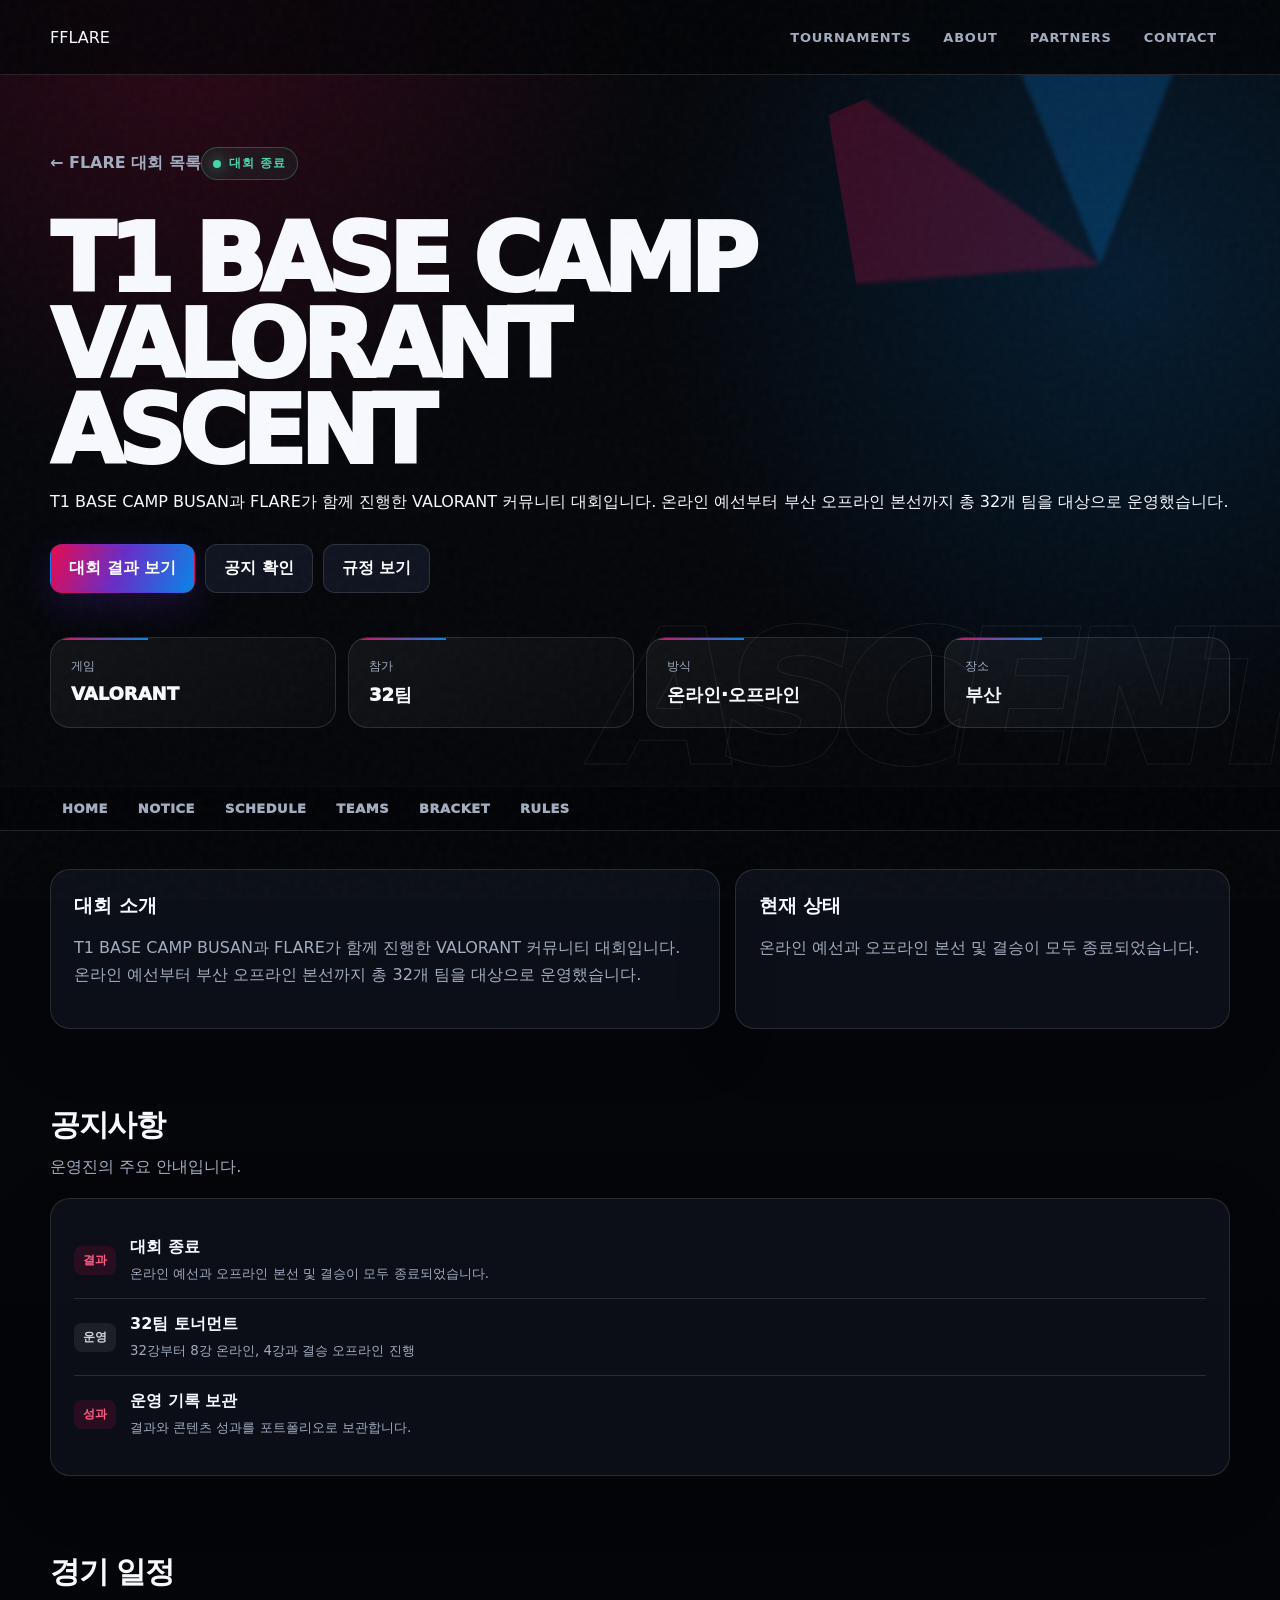
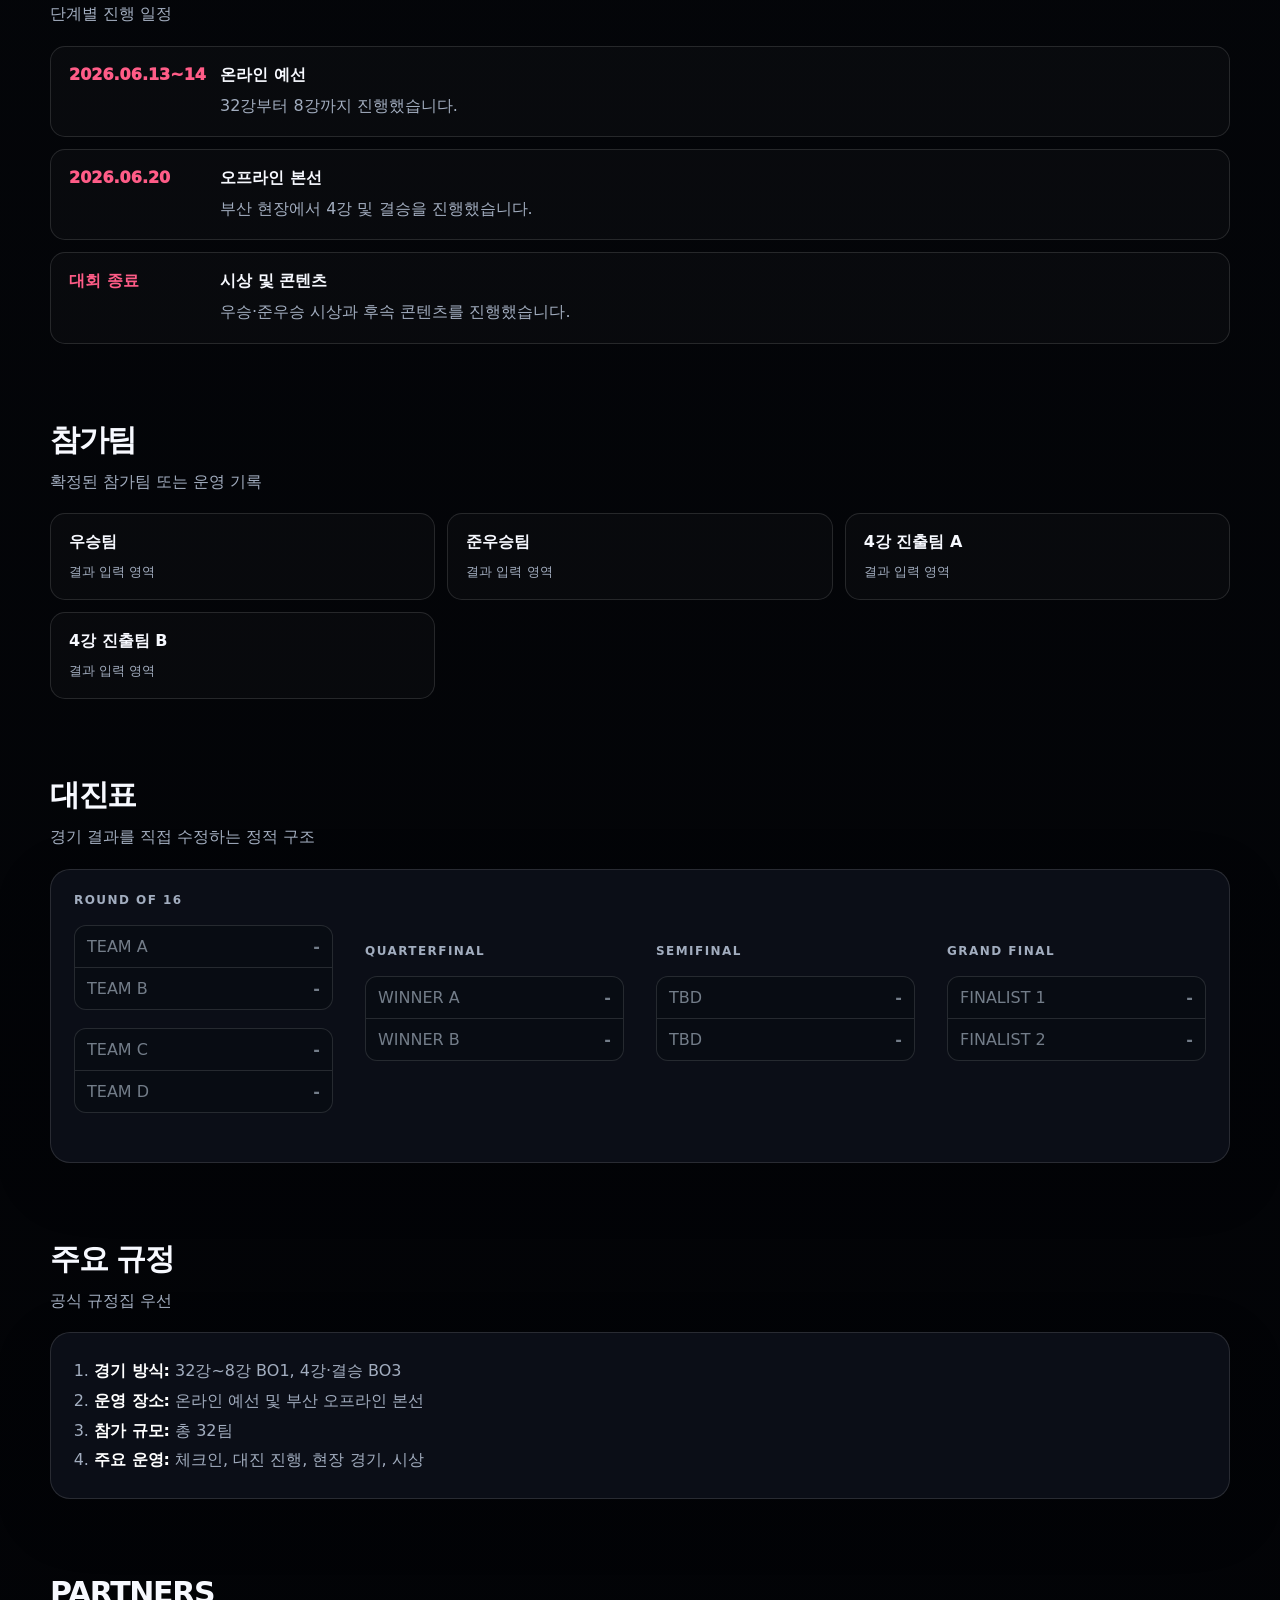
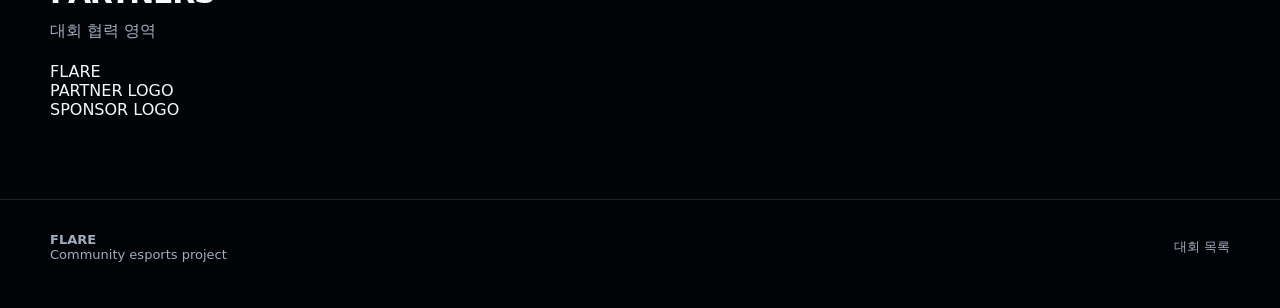
<file: tournaments/t1-ascent/index.html>
<!doctype html><html lang="ko"><head><meta charset="utf-8"><meta name="viewport" content="width=device-width,initial-scale=1"><title>T1 BASE CAMP VALORANT ASCENT | FLARE</title><link rel="stylesheet" href="../../assets/styles.css"></head><body><header class="site-header"><div class="container header-inner"><a class="brand" href="../../index.html"><span class="brand-mark">F</span><span>FLARE</span></a><button class="menu" data-menu>MENU</button><nav class="nav" data-nav><a href="../../index.html#tournaments">TOURNAMENTS</a><a href="../../index.html#about">ABOUT</a><a href="../../index.html#partners">PARTNERS</a><a href="../../index.html#contact">CONTACT</a></nav></div></header><section class="hero" data-word="ASCENT"><div class="container"><a class="back" href="../../index.html#tournaments">← FLARE 대회 목록</a><div class="eyebrow ok"><span class="dot"></span> 대회 종료</div><h1>T1 BASE CAMP VALORANT ASCENT</h1><p>T1 BASE CAMP BUSAN과 FLARE가 함께 진행한 VALORANT 커뮤니티 대회입니다. 온라인 예선부터 부산 오프라인 본선까지 총 32개 팀을 대상으로 운영했습니다.</p><div class="actions"><a class="btn primary" href="#results">대회 결과 보기</a><a class="btn" href="#notice">공지 확인</a><a class="btn" href="#rules">규정 보기</a></div><div class="summary-grid"><div class="summary"><div class="label">게임</div><div class="value">VALORANT</div></div><div class="summary"><div class="label">참가</div><div class="value">32팀</div></div><div class="summary"><div class="label">방식</div><div class="value">온라인·오프라인</div></div><div class="summary"><div class="label">장소</div><div class="value">부산</div></div></div></div></section><nav class="detail-nav"><div class="container"><a href="#overview">HOME</a><a href="#notice">NOTICE</a><a href="#schedule">SCHEDULE</a><a href="#teams">TEAMS</a><a href="#bracket">BRACKET</a><a href="#rules">RULES</a></div></nav><main><section class="section" id="overview"><div class="container grid2"><div class="card"><h3>대회 소개</h3><p class="muted">T1 BASE CAMP BUSAN과 FLARE가 함께 진행한 VALORANT 커뮤니티 대회입니다. 온라인 예선부터 부산 오프라인 본선까지 총 32개 팀을 대상으로 운영했습니다.</p></div><div class="card"><h3>현재 상태</h3><p class="muted">온라인 예선과 오프라인 본선 및 결승이 모두 종료되었습니다.</p></div></div></section><section class="section" id="notice"><div class="container"><div class="section-head"><div><h2>공지사항</h2><p>운영진의 주요 안내입니다.</p></div></div><div class="card"><div class="notice"><span class="badge green">결과</span><div><strong>대회 종료</strong><small>온라인 예선과 오프라인 본선 및 결승이 모두 종료되었습니다.</small></div></div><div class="notice"><span class="badge gray">운영</span><div><strong>32팀 토너먼트</strong><small>32강부터 8강 온라인, 4강과 결승 오프라인 진행</small></div></div><div class="notice"><span class="badge green">성과</span><div><strong>운영 기록 보관</strong><small>결과와 콘텐츠 성과를 포트폴리오로 보관합니다.</small></div></div></div></div></section><section class="section" id="schedule"><div class="container"><div class="section-head"><div><h2>경기 일정</h2><p>단계별 진행 일정</p></div></div><div class="timeline"><div class="timeline-item"><div class="timeline-date">2026.06.13~14</div><div><h4>온라인 예선</h4><p>32강부터 8강까지 진행했습니다.</p></div></div><div class="timeline-item"><div class="timeline-date">2026.06.20</div><div><h4>오프라인 본선</h4><p>부산 현장에서 4강 및 결승을 진행했습니다.</p></div></div><div class="timeline-item"><div class="timeline-date">대회 종료</div><div><h4>시상 및 콘텐츠</h4><p>우승·준우승 시상과 후속 콘텐츠를 진행했습니다.</p></div></div></div></div></section><section class="section" id="teams"><div class="container"><div class="section-head"><div><h2>참가팀</h2><p>확정된 참가팀 또는 운영 기록</p></div></div><div class="team-grid"><div class="team-card"><strong>우승팀</strong><span>결과 입력 영역</span></div><div class="team-card"><strong>준우승팀</strong><span>결과 입력 영역</span></div><div class="team-card"><strong>4강 진출팀 A</strong><span>결과 입력 영역</span></div><div class="team-card"><strong>4강 진출팀 B</strong><span>결과 입력 영역</span></div></div></div></section><section class="section" id="bracket"><div class="container"><div class="section-head"><div><h2>대진표</h2><p>경기 결과를 직접 수정하는 정적 구조</p></div></div><div class="card bracket-wrap"><div class="bracket"><div class="round"><h3>ROUND OF 16</h3><div class="match"><div class="match-row">TEAM A <b>-</b></div><div class="match-row">TEAM B <b>-</b></div></div><div class="match"><div class="match-row">TEAM C <b>-</b></div><div class="match-row">TEAM D <b>-</b></div></div></div><div class="round"><h3>QUARTERFINAL</h3><div class="match"><div class="match-row">WINNER A <b>-</b></div><div class="match-row">WINNER B <b>-</b></div></div></div><div class="round"><h3>SEMIFINAL</h3><div class="match"><div class="match-row">TBD <b>-</b></div><div class="match-row">TBD <b>-</b></div></div></div><div class="round"><h3>GRAND FINAL</h3><div class="match"><div class="match-row">FINALIST 1 <b>-</b></div><div class="match-row">FINALIST 2 <b>-</b></div></div></div></div></div></div></section><section class="section" id="rules"><div class="container"><div class="section-head"><div><h2>주요 규정</h2><p>공식 규정집 우선</p></div></div><div class="card"><ol class="rule-list"><li><strong>경기 방식:</strong> 32강~8강 BO1, 4강·결승 BO3</li><li><strong>운영 장소:</strong> 온라인 예선 및 부산 오프라인 본선</li><li><strong>참가 규모:</strong> 총 32팀</li><li><strong>주요 운영:</strong> 체크인, 대진 진행, 현장 경기, 시상</li></ol></div></div></section><section class="section" id="results"><div class="container"><div class="section-head"><div><h2>PARTNERS</h2><p>대회 협력 영역</p></div></div><div class="sponsors"><div class="sponsor">FLARE</div><div class="sponsor">PARTNER LOGO</div><div class="sponsor">SPONSOR LOGO</div></div></div></section></main><footer class="footer"><div class="container footer-inner"><div><strong>FLARE</strong><br>Community esports project</div><div><a href="../../index.html#tournaments">대회 목록</a></div></div></footer><script src="../../assets/app.js"></script></body></html>
</file>
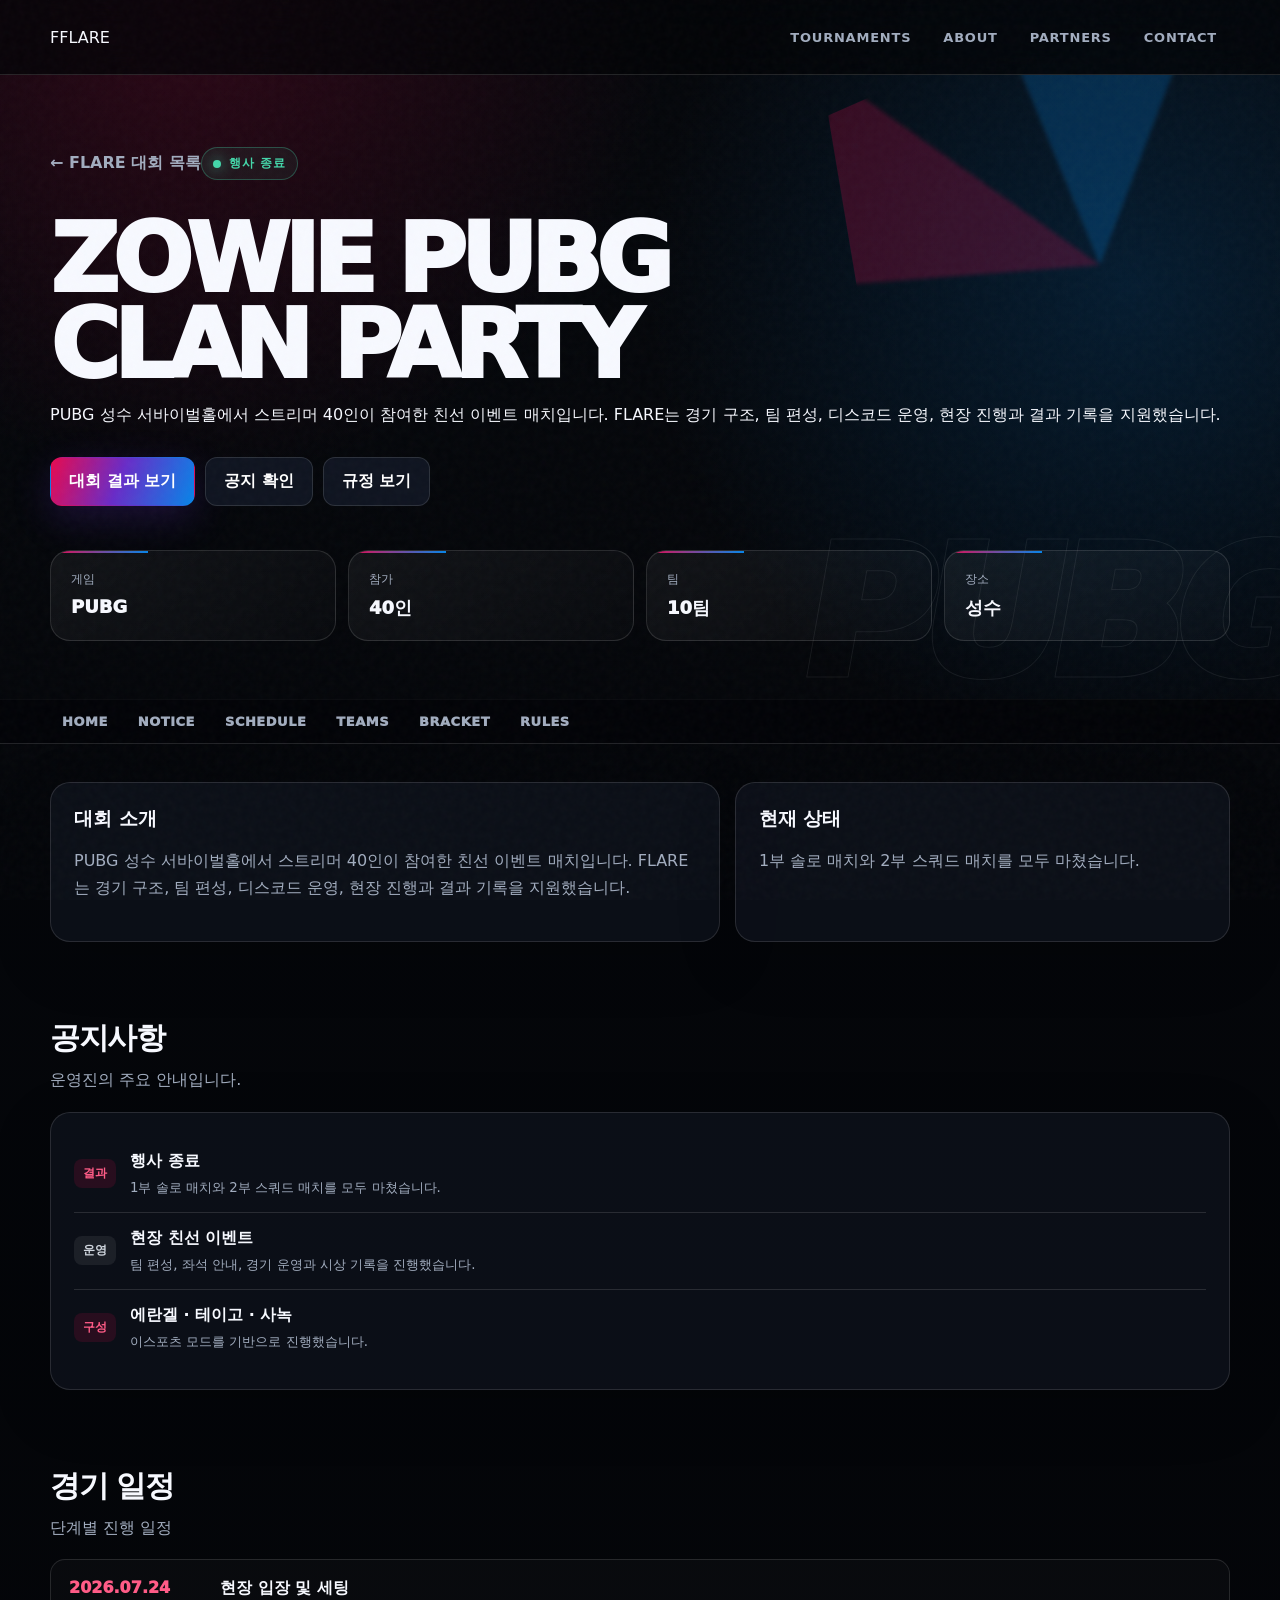
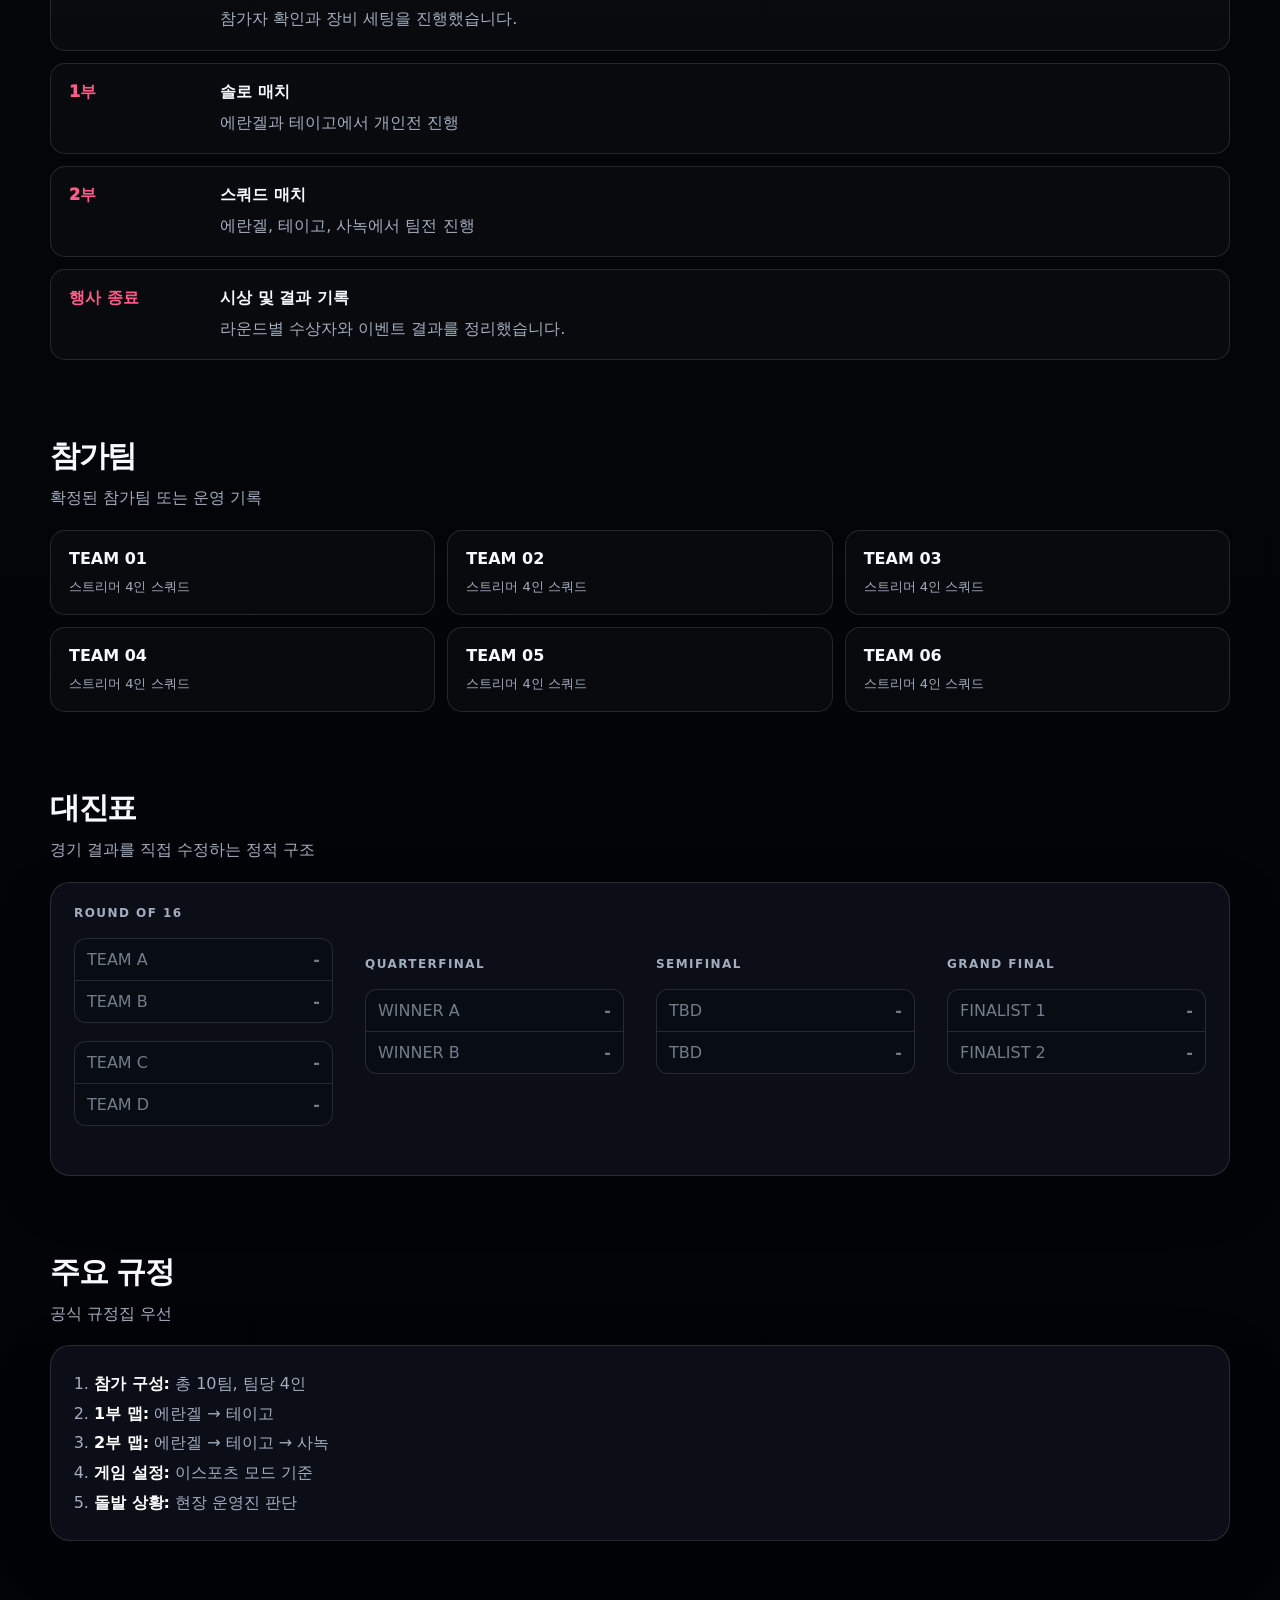
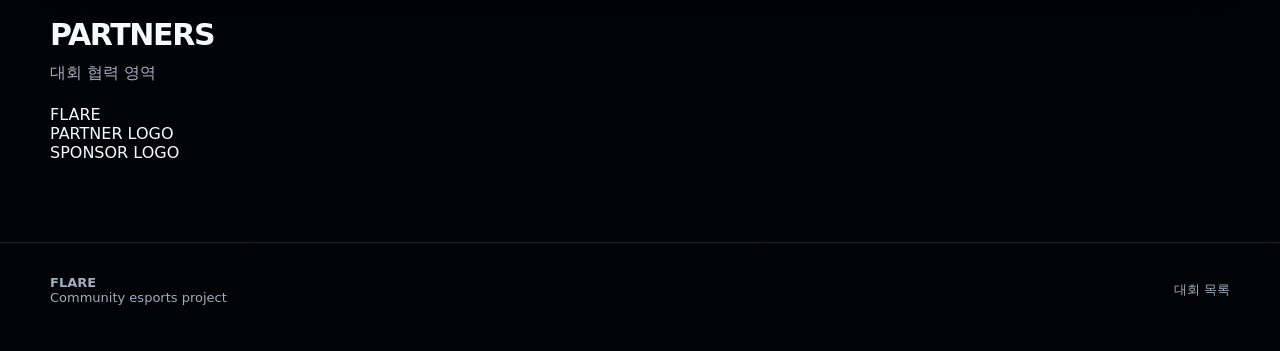
<file: tournaments/zowie-pubg/index.html>
<!doctype html><html lang="ko"><head><meta charset="utf-8"><meta name="viewport" content="width=device-width,initial-scale=1"><title>ZOWIE PUBG CLAN PARTY | FLARE</title><link rel="stylesheet" href="../../assets/styles.css"></head><body><header class="site-header"><div class="container header-inner"><a class="brand" href="../../index.html"><span class="brand-mark">F</span><span>FLARE</span></a><button class="menu" data-menu>MENU</button><nav class="nav" data-nav><a href="../../index.html#tournaments">TOURNAMENTS</a><a href="../../index.html#about">ABOUT</a><a href="../../index.html#partners">PARTNERS</a><a href="../../index.html#contact">CONTACT</a></nav></div></header><section class="hero" data-word="PUBG"><div class="container"><a class="back" href="../../index.html#tournaments">← FLARE 대회 목록</a><div class="eyebrow ok"><span class="dot"></span> 행사 종료</div><h1>ZOWIE PUBG CLAN PARTY</h1><p>PUBG 성수 서바이벌홀에서 스트리머 40인이 참여한 친선 이벤트 매치입니다. FLARE는 경기 구조, 팀 편성, 디스코드 운영, 현장 진행과 결과 기록을 지원했습니다.</p><div class="actions"><a class="btn primary" href="#results">대회 결과 보기</a><a class="btn" href="#notice">공지 확인</a><a class="btn" href="#rules">규정 보기</a></div><div class="summary-grid"><div class="summary"><div class="label">게임</div><div class="value">PUBG</div></div><div class="summary"><div class="label">참가</div><div class="value">40인</div></div><div class="summary"><div class="label">팀</div><div class="value">10팀</div></div><div class="summary"><div class="label">장소</div><div class="value">성수</div></div></div></div></section><nav class="detail-nav"><div class="container"><a href="#overview">HOME</a><a href="#notice">NOTICE</a><a href="#schedule">SCHEDULE</a><a href="#teams">TEAMS</a><a href="#bracket">BRACKET</a><a href="#rules">RULES</a></div></nav><main><section class="section" id="overview"><div class="container grid2"><div class="card"><h3>대회 소개</h3><p class="muted">PUBG 성수 서바이벌홀에서 스트리머 40인이 참여한 친선 이벤트 매치입니다. FLARE는 경기 구조, 팀 편성, 디스코드 운영, 현장 진행과 결과 기록을 지원했습니다.</p></div><div class="card"><h3>현재 상태</h3><p class="muted">1부 솔로 매치와 2부 스쿼드 매치를 모두 마쳤습니다.</p></div></div></section><section class="section" id="notice"><div class="container"><div class="section-head"><div><h2>공지사항</h2><p>운영진의 주요 안내입니다.</p></div></div><div class="card"><div class="notice"><span class="badge green">결과</span><div><strong>행사 종료</strong><small>1부 솔로 매치와 2부 스쿼드 매치를 모두 마쳤습니다.</small></div></div><div class="notice"><span class="badge gray">운영</span><div><strong>현장 친선 이벤트</strong><small>팀 편성, 좌석 안내, 경기 운영과 시상 기록을 진행했습니다.</small></div></div><div class="notice"><span class="badge green">구성</span><div><strong>에란겔 · 테이고 · 사녹</strong><small>이스포츠 모드를 기반으로 진행했습니다.</small></div></div></div></div></section><section class="section" id="schedule"><div class="container"><div class="section-head"><div><h2>경기 일정</h2><p>단계별 진행 일정</p></div></div><div class="timeline"><div class="timeline-item"><div class="timeline-date">2026.07.24</div><div><h4>현장 입장 및 세팅</h4><p>참가자 확인과 장비 세팅을 진행했습니다.</p></div></div><div class="timeline-item"><div class="timeline-date">1부</div><div><h4>솔로 매치</h4><p>에란겔과 테이고에서 개인전 진행</p></div></div><div class="timeline-item"><div class="timeline-date">2부</div><div><h4>스쿼드 매치</h4><p>에란겔, 테이고, 사녹에서 팀전 진행</p></div></div><div class="timeline-item"><div class="timeline-date">행사 종료</div><div><h4>시상 및 결과 기록</h4><p>라운드별 수상자와 이벤트 결과를 정리했습니다.</p></div></div></div></div></section><section class="section" id="teams"><div class="container"><div class="section-head"><div><h2>참가팀</h2><p>확정된 참가팀 또는 운영 기록</p></div></div><div class="team-grid"><div class="team-card"><strong>TEAM 01</strong><span>스트리머 4인 스쿼드</span></div><div class="team-card"><strong>TEAM 02</strong><span>스트리머 4인 스쿼드</span></div><div class="team-card"><strong>TEAM 03</strong><span>스트리머 4인 스쿼드</span></div><div class="team-card"><strong>TEAM 04</strong><span>스트리머 4인 스쿼드</span></div><div class="team-card"><strong>TEAM 05</strong><span>스트리머 4인 스쿼드</span></div><div class="team-card"><strong>TEAM 06</strong><span>스트리머 4인 스쿼드</span></div></div></div></section><section class="section" id="bracket"><div class="container"><div class="section-head"><div><h2>대진표</h2><p>경기 결과를 직접 수정하는 정적 구조</p></div></div><div class="card bracket-wrap"><div class="bracket"><div class="round"><h3>ROUND OF 16</h3><div class="match"><div class="match-row">TEAM A <b>-</b></div><div class="match-row">TEAM B <b>-</b></div></div><div class="match"><div class="match-row">TEAM C <b>-</b></div><div class="match-row">TEAM D <b>-</b></div></div></div><div class="round"><h3>QUARTERFINAL</h3><div class="match"><div class="match-row">WINNER A <b>-</b></div><div class="match-row">WINNER B <b>-</b></div></div></div><div class="round"><h3>SEMIFINAL</h3><div class="match"><div class="match-row">TBD <b>-</b></div><div class="match-row">TBD <b>-</b></div></div></div><div class="round"><h3>GRAND FINAL</h3><div class="match"><div class="match-row">FINALIST 1 <b>-</b></div><div class="match-row">FINALIST 2 <b>-</b></div></div></div></div></div></div></section><section class="section" id="rules"><div class="container"><div class="section-head"><div><h2>주요 규정</h2><p>공식 규정집 우선</p></div></div><div class="card"><ol class="rule-list"><li><strong>참가 구성:</strong> 총 10팀, 팀당 4인</li><li><strong>1부 맵:</strong> 에란겔 → 테이고</li><li><strong>2부 맵:</strong> 에란겔 → 테이고 → 사녹</li><li><strong>게임 설정:</strong> 이스포츠 모드 기준</li><li><strong>돌발 상황:</strong> 현장 운영진 판단</li></ol></div></div></section><section class="section" id="results"><div class="container"><div class="section-head"><div><h2>PARTNERS</h2><p>대회 협력 영역</p></div></div><div class="sponsors"><div class="sponsor">FLARE</div><div class="sponsor">PARTNER LOGO</div><div class="sponsor">SPONSOR LOGO</div></div></div></section></main><footer class="footer"><div class="container footer-inner"><div><strong>FLARE</strong><br>Community esports project</div><div><a href="../../index.html#tournaments">대회 목록</a></div></div></footer><script src="../../assets/app.js"></script></body></html>
</file>
<file: assets/styles.css>
:root {
  --bg: #030407;
  --bg-soft: #080b12;
  --panel: rgba(14, 18, 28, .82);
  --panel-strong: #0f1420;
  --line: rgba(255,255,255,.12);
  --line-bright: rgba(255,255,255,.22);
  --text: #f7f9ff;
  --muted: #a2adbf;

  --pink: #e70a4f;
  --pink-deep: #ad073e;
  --blue: #0785e8;
  --blue-deep: #124fc2;
  --purple: #682cc8;

  --warning: #ffd166;
  --success: #44d7aa;
  --max: 1180px;
  --radius: 20px;
  --shadow: 0 24px 90px rgba(0,0,0,.42);
}

* { box-sizing: border-box; }
html { scroll-behavior: smooth; }
body {
  margin: 0;
  min-height: 100vh;
  color: var(--text);
  font-family: Pretendard, "Noto Sans KR", Inter, system-ui, -apple-system, BlinkMacSystemFont, "Segoe UI", sans-serif;
  background:
    radial-gradient(circle at 15% 0%, rgba(231,10,79,.18), transparent 30rem),
    radial-gradient(circle at 88% 8%, rgba(7,133,232,.17), transparent 30rem),
    linear-gradient(180deg, #05070b 0%, #020306 100%);
}

body::before {
  content: "";
  position: fixed;
  inset: 0;
  z-index: 100;
  pointer-events: none;
  opacity: .035;
  background-image:
    linear-gradient(rgba(255,255,255,.3) 1px, transparent 1px),
    linear-gradient(90deg, rgba(255,255,255,.3) 1px, transparent 1px);
  background-size: 48px 48px;
  mask-image: linear-gradient(to bottom, rgba(0,0,0,.6), transparent 74%);
}

body::after {
  content: "";
  position: fixed;
  inset: 0;
  z-index: 99;
  pointer-events: none;
  opacity: .035;
  background-image: url("data:image/svg+xml,%3Csvg viewBox='0 0 160 160' xmlns='http://www.w3.org/2000/svg'%3E%3Cfilter id='n'%3E%3CfeTurbulence type='fractalNoise' baseFrequency='.85' numOctaves='4' stitchTiles='stitch'/%3E%3C/filter%3E%3Crect width='100%25' height='100%25' filter='url(%23n)' opacity='.8'/%3E%3C/svg%3E");
}

a { color: inherit; text-decoration: none; }
button { font: inherit; }
img { display: block; max-width: 100%; }
.container { width: min(var(--max), calc(100% - 36px)); margin: 0 auto; }

.site-header {
  position: sticky;
  top: 0;
  z-index: 60;
  border-bottom: 1px solid var(--line);
  background: rgba(3,4,7,.76);
  backdrop-filter: blur(20px);
}

.header-inner {
  min-height: 74px;
  display: flex;
  align-items: center;
  justify-content: space-between;
  gap: 22px;
}

.brand-logo {
  width: 178px;
  height: auto;
}

.nav {
  display: flex;
  align-items: center;
  gap: 6px;
}

.nav a {
  padding: 10px 13px;
  border-radius: 10px;
  color: var(--muted);
  font-size: 13px;
  font-weight: 900;
  letter-spacing: .06em;
  transition: .2s ease;
}

.nav a:hover,
.nav a.active {
  color: #fff;
  background: rgba(255,255,255,.075);
}

.menu {
  display: none;
  border: 1px solid var(--line);
  background: var(--panel-strong);
  color: #fff;
  border-radius: 10px;
  padding: 9px 11px;
  cursor: pointer;
}

.hero {
  position: relative;
  overflow: hidden;
  padding: 72px 0 58px;
  isolation: isolate;
}

.hero::before {
  content: "";
  position: absolute;
  z-index: -2;
  width: 580px;
  height: 580px;
  right: -110px;
  top: -100px;
  background:
    conic-gradient(
      from 218deg,
      transparent 0 11%,
      rgba(231,10,79,.22) 11% 22%,
      transparent 22% 31%,
      rgba(7,133,232,.22) 31% 43%,
      transparent 43% 100%
    );
  clip-path: polygon(50% 0, 100% 25%, 83% 100%, 18% 88%, 0 31%);
  filter: blur(2px);
  transform: rotate(8deg);
}

.hero::after {
  content: attr(data-word);
  position: absolute;
  z-index: -1;
  right: -25px;
  bottom: -20px;
  color: transparent;
  -webkit-text-stroke: 1px rgba(255,255,255,.07);
  font-size: clamp(88px, 14vw, 190px);
  font-weight: 1000;
  letter-spacing: -.08em;
  white-space: nowrap;
  transform: skewX(-10deg);
}

.hero-layout {
  display: grid;
  grid-template-columns: minmax(0, 1.12fr) minmax(260px, .58fr);
  gap: 48px;
  align-items: center;
}

.hero-copy-block { position: relative; z-index: 2; }

.eyebrow {
  display: inline-flex;
  align-items: center;
  gap: 8px;
  padding: 7px 11px;
  border: 1px solid rgba(68,215,170,.30);
  color: var(--success);
  background: rgba(68,215,170,.07);
  border-radius: 999px;
  font-size: 12px;
  font-weight: 1000;
  letter-spacing: .08em;
}

.eyebrow.warning {
  color: var(--warning);
  border-color: rgba(255,209,102,.3);
  background: rgba(255,209,102,.07);
}

.dot {
  width: 8px;
  height: 8px;
  border-radius: 50%;
  background: currentColor;
  box-shadow: 0 0 15px currentColor;
}

.hero h1 {
  margin: 22px 0 0;
  max-width: 840px;
  font-size: clamp(48px, 7.8vw, 94px);
  line-height: .92;
  letter-spacing: -.065em;
  font-weight: 1000;
}

.hero h1 .pink { color: var(--pink); }
.hero h1 .blue { color: var(--blue); }

.hero-copy {
  max-width: 700px;
  margin: 25px 0 0;
  color: var(--muted);
  font-size: 17px;
  line-height: 1.76;
}

.hero-logo-wrap {
  position: relative;
  display: grid;
  place-items: center;
  min-height: 430px;
}

.hero-logo-wrap::before,
.hero-logo-wrap::after {
  content: "";
  position: absolute;
  width: 72%;
  height: 72%;
  filter: blur(65px);
  opacity: .28;
  border-radius: 50%;
}

.hero-logo-wrap::before {
  left: 2%;
  top: 7%;
  background: var(--pink);
}

.hero-logo-wrap::after {
  right: 1%;
  bottom: 4%;
  background: var(--blue);
}

.hero-logo {
  position: relative;
  z-index: 2;
  width: min(420px, 95%);
  filter: drop-shadow(0 28px 55px rgba(0,0,0,.5));
}

.actions {
  display: flex;
  flex-wrap: wrap;
  gap: 10px;
  margin-top: 31px;
}

.btn {
  display: inline-flex;
  align-items: center;
  justify-content: center;
  gap: 8px;
  border: 1px solid var(--line);
  background: var(--panel-strong);
  color: #fff;
  padding: 13px 18px;
  border-radius: 12px;
  font-weight: 900;
  cursor: pointer;
  transition: transform .18s ease, border-color .18s ease, background .18s ease;
}

.btn:hover {
  transform: translateY(-2px);
  border-color: var(--line-bright);
}

.btn.primary {
  border-color: transparent;
  background: linear-gradient(110deg, var(--pink), var(--purple) 48%, var(--blue));
  box-shadow: 0 12px 38px rgba(98,44,200,.23);
}

.btn.disabled { opacity: .48; pointer-events: none; }

.summary-grid {
  display: grid;
  grid-template-columns: repeat(4, 1fr);
  gap: 12px;
  margin-top: 44px;
}

.summary {
  position: relative;
  overflow: hidden;
  border: 1px solid var(--line);
  background: linear-gradient(145deg, rgba(255,255,255,.055), rgba(255,255,255,.018));
  border-radius: var(--radius);
  padding: 20px;
}

.summary::before {
  content: "";
  position: absolute;
  top: 0;
  left: 0;
  width: 34%;
  height: 2px;
  background: linear-gradient(90deg, var(--pink), var(--blue));
}

.summary .label {
  color: var(--muted);
  font-size: 12px;
  margin-bottom: 8px;
}

.summary .value {
  font-size: 18px;
  font-weight: 1000;
}

.section { padding: 38px 0; }

.section-head {
  display: flex;
  align-items: end;
  justify-content: space-between;
  gap: 20px;
  margin-bottom: 19px;
}

.section-head h2 {
  margin: 0;
  font-size: 30px;
  letter-spacing: -.045em;
}

.section-head p {
  margin: 8px 0 0;
  color: var(--muted);
  line-height: 1.6;
}

.tournament-grid {
  display: grid;
  grid-template-columns: repeat(2, 1fr);
  gap: 16px;
}

.tournament {
  --card-accent: var(--pink);
  position: relative;
  isolation: isolate;
  overflow: hidden;
  min-height: 365px;
  padding: 27px;
  border: 1px solid var(--line);
  background:
    linear-gradient(150deg, rgba(255,255,255,.07), rgba(255,255,255,.015)),
    var(--panel);
  border-radius: 26px;
  box-shadow: var(--shadow);
  display: flex;
  flex-direction: column;
  justify-content: space-between;
  transition: transform .22s ease, border-color .22s ease;
}

.tournament.blue-card { --card-accent: var(--blue); }

.tournament:hover {
  transform: translateY(-5px);
  border-color: color-mix(in srgb, var(--card-accent) 50%, white 10%);
}

.tournament::before {
  content: "";
  position: absolute;
  z-index: -1;
  right: -75px;
  top: -80px;
  width: 310px;
  height: 310px;
  background: color-mix(in srgb, var(--card-accent) 29%, transparent);
  clip-path: polygon(50% 0, 100% 29%, 78% 100%, 10% 84%, 0 24%);
  transform: rotate(12deg);
}

.tournament::after {
  content: attr(data-code);
  position: absolute;
  z-index: -1;
  right: -15px;
  bottom: -26px;
  font-size: 100px;
  font-weight: 1000;
  letter-spacing: -.07em;
  color: transparent;
  -webkit-text-stroke: 1px rgba(255,255,255,.095);
  transform: skewX(-10deg);
}

.topline {
  display: flex;
  align-items: center;
  justify-content: space-between;
  gap: 12px;
}

.game {
  font-size: 12px;
  color: var(--muted);
  letter-spacing: .16em;
  font-weight: 1000;
}

.pill {
  font-size: 12px;
  font-weight: 1000;
  border: 1px solid var(--line);
  border-radius: 999px;
  padding: 7px 10px;
}

.pill.delay {
  color: var(--warning);
  border-color: rgba(255,209,102,.25);
  background: rgba(255,209,102,.07);
}

.pill.live {
  color: var(--success);
  border-color: rgba(68,215,170,.25);
  background: rgba(68,215,170,.07);
}

.tournament h3 {
  max-width: 520px;
  margin: 34px 0 12px;
  font-size: clamp(31px, 4vw, 46px);
  line-height: .98;
  letter-spacing: -.055em;
}

.tournament p {
  max-width: 510px;
  margin: 0;
  color: var(--muted);
  line-height: 1.65;
}

.chips {
  display: flex;
  flex-wrap: wrap;
  gap: 8px;
  margin-top: 24px;
}

.chip {
  font-size: 12px;
  padding: 7px 9px;
  border: 1px solid rgba(255,255,255,.06);
  border-radius: 9px;
  background: rgba(255,255,255,.055);
}

.grid2 {
  display: grid;
  grid-template-columns: 1.15fr .85fr;
  gap: 15px;
}

.grid3 {
  display: grid;
  grid-template-columns: repeat(3, 1fr);
  gap: 15px;
}

.card {
  border: 1px solid var(--line);
  background: var(--panel);
  border-radius: var(--radius);
  padding: 23px;
  box-shadow: 0 18px 60px rgba(0,0,0,.18);
}

.card h3 { margin: 0 0 15px; }
.muted { color: var(--muted); line-height: 1.68; }

.notice {
  display: flex;
  align-items: center;
  gap: 14px;
  padding: 15px 0;
  border-bottom: 1px solid var(--line);
}

.notice:last-child { border-bottom: 0; }

.badge {
  flex: 0 0 auto;
  padding: 6px 9px;
  border-radius: 8px;
  font-size: 12px;
  font-weight: 1000;
  background: rgba(231,10,79,.13);
  color: #ff5c87;
}

.badge.gray {
  background: rgba(255,255,255,.07);
  color: #cfd5dd;
}

.badge.blue {
  background: rgba(7,133,232,.13);
  color: #5bb9ff;
}

.notice strong { display: block; margin-bottom: 5px; }
.notice small { color: var(--muted); }

.timeline {
  display: grid;
  gap: 12px;
}

.timeline-item {
  display: grid;
  grid-template-columns: 135px 1fr;
  gap: 16px;
  padding: 18px;
  border: 1px solid var(--line);
  border-radius: 15px;
  background: rgba(255,255,255,.024);
}

.timeline-date {
  font-weight: 1000;
  color: #ff5c87;
}

.blue-theme .timeline-date { color: #5bb9ff; }

.timeline-item h4 { margin: 0 0 7px; }
.timeline-item p { margin: 0; color: var(--muted); line-height: 1.58; }

.team-grid {
  display: grid;
  grid-template-columns: repeat(3, 1fr);
  gap: 12px;
}

.team-card {
  padding: 18px;
  border: 1px solid var(--line);
  border-radius: 15px;
  background: rgba(255,255,255,.025);
}

.team-card strong { display: block; margin-bottom: 8px; }
.team-card span { color: var(--muted); font-size: 13px; }

.rule-list {
  margin: 0;
  padding-left: 20px;
  color: var(--muted);
  line-height: 1.85;
}

.rule-list strong { color: #fff; }

.detail-nav {
  position: sticky;
  top: 74px;
  z-index: 45;
  border-top: 1px solid rgba(255,255,255,.03);
  border-bottom: 1px solid var(--line);
  background: rgba(3,4,7,.87);
  backdrop-filter: blur(18px);
}

.detail-nav .container {
  display: flex;
  gap: 6px;
  overflow-x: auto;
  scrollbar-width: none;
}

.detail-nav .container::-webkit-scrollbar { display: none; }

.detail-nav a {
  white-space: nowrap;
  color: var(--muted);
  padding: 14px 12px;
  font-size: 13px;
  font-weight: 1000;
  letter-spacing: .04em;
}

.detail-nav a:hover { color: #fff; }

.bracket-wrap { overflow-x: auto; }

.bracket {
  min-width: 900px;
  display: grid;
  grid-template-columns: repeat(4, 1fr);
  gap: 32px;
  align-items: center;
  padding-bottom: 8px;
}

.round h3 {
  font-size: 12px;
  color: var(--muted);
  letter-spacing: .12em;
}

.match {
  margin: 18px 0;
  border: 1px solid var(--line);
  border-radius: 12px;
  overflow: hidden;
  background: #080c13;
}

.match-row {
  display: flex;
  justify-content: space-between;
  padding: 11px 12px;
  border-bottom: 1px solid var(--line);
  color: #737d89;
}

.match-row:last-child { border-bottom: 0; }

.back {
  display: inline-flex;
  align-items: center;
  gap: 8px;
  margin-bottom: 21px;
  color: var(--muted);
  font-weight: 900;
}

.back:hover { color: #fff; }

.footer {
  border-top: 1px solid var(--line);
  margin-top: 42px;
  padding: 32px 0 46px;
  color: var(--muted);
  font-size: 13px;
}

.footer-inner {
  display: flex;
  align-items: center;
  justify-content: space-between;
  gap: 30px;
}

.footer-logo {
  width: 140px;
  opacity: .9;
}

.contact-card {
  position: relative;
  overflow: hidden;
}

.contact-card::after {
  content: "";
  position: absolute;
  right: -50px;
  bottom: -70px;
  width: 220px;
  height: 220px;
  background: linear-gradient(140deg, rgba(231,10,79,.28), rgba(7,133,232,.24));
  clip-path: polygon(50% 0, 100% 25%, 78% 100%, 5% 81%, 0 26%);
  transform: rotate(11deg);
}

@media (max-width: 900px) {
  .menu { display: block; }

  .nav {
    display: none;
    position: absolute;
    left: 18px;
    right: 18px;
    top: 63px;
    padding: 10px;
    background: #090d15;
    border: 1px solid var(--line);
    border-radius: 14px;
    flex-direction: column;
  }

  .nav.open { display: flex; }
  .nav a { text-align: center; }

  .hero-layout {
    grid-template-columns: 1fr;
    gap: 18px;
  }

  .hero-logo-wrap {
    min-height: 290px;
    order: -1;
  }

  .hero-logo {
    width: min(310px, 74vw);
  }

  .summary-grid { grid-template-columns: repeat(2, 1fr); }
  .grid2, .grid3 { grid-template-columns: 1fr; }
  .team-grid { grid-template-columns: repeat(2, 1fr); }
}

@media (max-width: 650px) {
  .container { width: min(var(--max), calc(100% - 24px)); }

  .brand-logo { width: 143px; }
  .hero { padding: 42px 0 38px; }
  .hero h1 { font-size: 48px; }
  .hero-copy { font-size: 15px; }

  .summary-grid,
  .tournament-grid,
  .team-grid {
    grid-template-columns: 1fr;
  }

  .tournament {
    min-height: 340px;
    padding: 22px;
  }

  .timeline-item {
    grid-template-columns: 1fr;
    gap: 6px;
  }

  .footer-inner {
    align-items: flex-start;
    flex-direction: column;
  }
}


/* OW SUMMER tournament format & double-elimination bracket */
.external-links {
  display: flex;
  flex-wrap: wrap;
  gap: 10px;
  margin-top: 20px;
}
.external-links .btn { min-width: 155px; }
.format-banner {
  display: grid;
  grid-template-columns: auto 1fr;
  align-items: center;
  gap: 18px;
  margin-bottom: 16px;
  padding: 19px 20px;
  border: 1px solid rgba(7,133,232,.28);
  border-radius: 16px;
  background: linear-gradient(115deg, rgba(7,133,232,.12), rgba(231,10,79,.075));
}
.format-number {
  width: 54px;
  height: 54px;
  display: grid;
  place-items: center;
  border-radius: 15px;
  background: linear-gradient(145deg, var(--blue), var(--purple));
  font-size: 20px;
  font-weight: 1000;
  box-shadow: 0 12px 32px rgba(7,133,232,.2);
}
.format-banner strong { display: block; margin-bottom: 5px; font-size: 17px; }
.format-banner p { margin: 0; color: var(--muted); line-height: 1.55; }
.bracket-note {
  margin: 0 0 16px;
  color: var(--muted);
  font-size: 13px;
  line-height: 1.6;
}
.bracket-stage {
  margin-bottom: 18px;
  border: 1px solid var(--line);
  border-radius: 20px;
  overflow: hidden;
  background: rgba(9,13,21,.82);
  box-shadow: 0 18px 58px rgba(0,0,0,.2);
}
.bracket-stage:last-child { margin-bottom: 0; }
.bracket-stage-head {
  display: flex;
  align-items: center;
  justify-content: space-between;
  gap: 15px;
  padding: 17px 19px;
  border-bottom: 1px solid var(--line);
  background: linear-gradient(110deg, rgba(7,133,232,.11), rgba(255,255,255,.018));
}
.bracket-stage.loser .bracket-stage-head {
  background: linear-gradient(110deg, rgba(231,10,79,.105), rgba(255,255,255,.018));
}
.bracket-stage.final-stage .bracket-stage-head {
  background: linear-gradient(110deg, rgba(231,10,79,.13), rgba(104,44,200,.14), rgba(7,133,232,.13));
}
.bracket-stage-head h3 { margin: 0; font-size: 19px; }
.bracket-stage-head span { color: var(--muted); font-size: 12px; }
.bracket-scroll { overflow-x: auto; padding: 18px; }
.bracket-columns {
  min-width: 980px;
  display: grid;
  grid-auto-columns: minmax(210px, 1fr);
  grid-auto-flow: column;
  gap: 26px;
  align-items: center;
}
.bracket-columns.sixteen { min-width: 1120px; grid-template-columns: repeat(3, minmax(235px,1fr)); grid-auto-flow: initial; }
.bracket-round { position: relative; }
.bracket-round-title {
  min-height: 43px;
  margin-bottom: 11px;
  padding-bottom: 9px;
  border-bottom: 1px solid rgba(255,255,255,.08);
}
.bracket-round-title strong { display: block; font-size: 13px; letter-spacing: .08em; }
.bracket-round-title small { color: var(--muted); font-size: 11px; }
.bracket-matches { display: grid; gap: 11px; }
.bracket-matches.centered { align-content: center; }
.bracket-match {
  overflow: hidden;
  border: 1px solid var(--line);
  border-radius: 12px;
  background: #080c13;
}
.bracket-match-meta {
  display: flex;
  justify-content: space-between;
  gap: 10px;
  padding: 7px 10px;
  border-bottom: 1px solid rgba(255,255,255,.07);
  color: var(--muted);
  font-size: 10px;
  font-weight: 800;
}
.bracket-team {
  display: flex;
  align-items: center;
  justify-content: space-between;
  gap: 10px;
  padding: 10px 11px;
  border-bottom: 1px solid rgba(255,255,255,.07);
  color: #c7cfdb;
  font-size: 12px;
}
.bracket-team:last-child { border-bottom: 0; }
.bracket-team b { color: #66707e; }
.bracket-arrow {
  position: absolute;
  right: -19px;
  top: 50%;
  width: 12px;
  height: 12px;
  border-top: 2px solid rgba(91,185,255,.35);
  border-right: 2px solid rgba(91,185,255,.35);
  transform: translateY(-50%) rotate(45deg);
}
.bracket-stage.loser .bracket-arrow {
  border-color: rgba(255,92,135,.35);
}
.grand-final-card {
  max-width: 520px;
  margin: 0 auto;
  padding: 26px;
  text-align: center;
  border: 1px solid rgba(255,255,255,.17);
  border-radius: 18px;
  background:
    radial-gradient(circle at 10% 0%, rgba(231,10,79,.18), transparent 50%),
    radial-gradient(circle at 90% 100%, rgba(7,133,232,.18), transparent 50%),
    #090d15;
}
.grand-final-card .versus { margin: 16px 0; font-size: 24px; font-weight: 1000; color: var(--muted); }
.grand-final-card strong { display: block; font-size: 17px; }
.grand-final-card small { color: var(--muted); }
.info-links {
  display: grid;
  grid-template-columns: repeat(3, 1fr);
  gap: 12px;
}
.info-link {
  min-height: 120px;
  display: flex;
  flex-direction: column;
  justify-content: space-between;
  gap: 14px;
  padding: 18px;
  border: 1px solid var(--line);
  border-radius: 16px;
  background: rgba(255,255,255,.025);
  transition: transform .18s ease, border-color .18s ease;
}
.info-link:hover { transform: translateY(-3px); border-color: var(--line-bright); }
.info-link small { color: var(--muted); }
.info-link strong { font-size: 17px; }
.info-link .link-text { color: #5bb9ff; font-weight: 900; font-size: 13px; }
@media (max-width: 760px) {
  .format-banner { grid-template-columns: 1fr; }
  .info-links { grid-template-columns: 1fr; }
  .bracket-stage-head { align-items: flex-start; flex-direction: column; }
}
</file>
